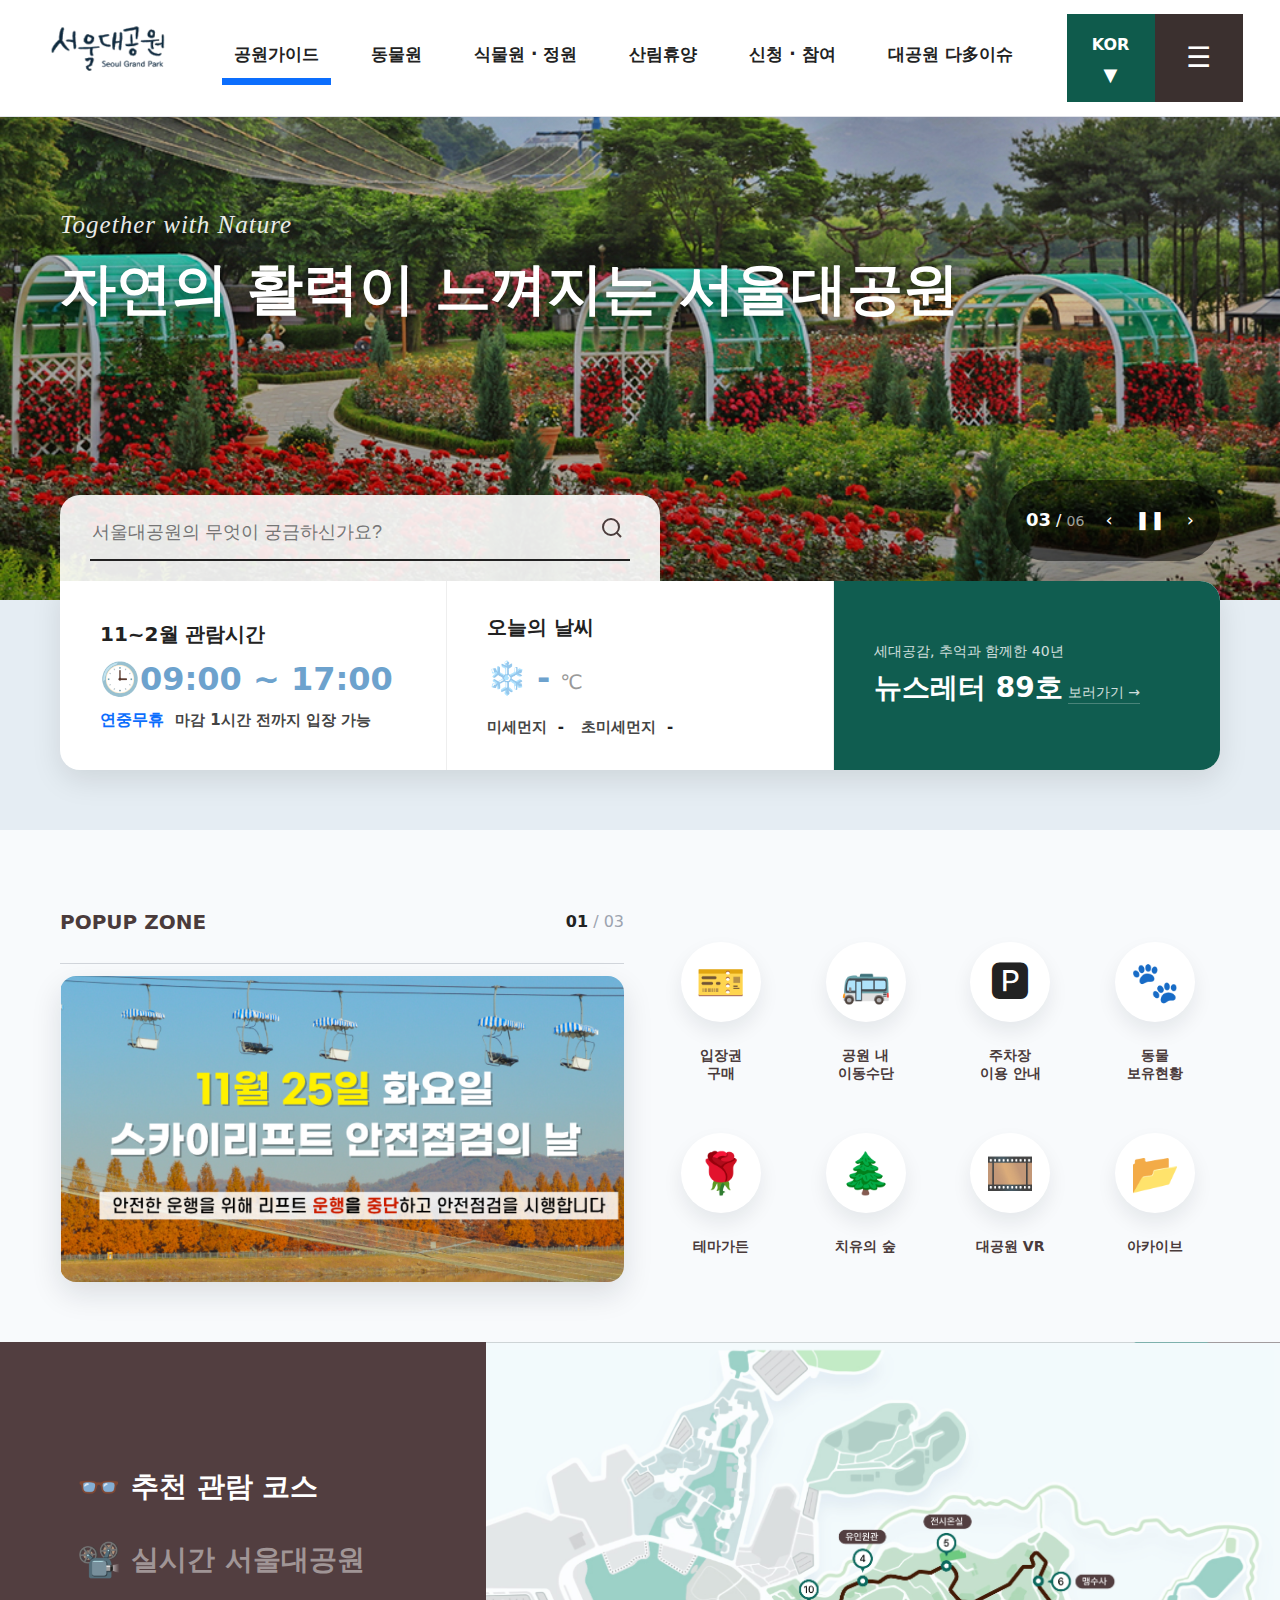
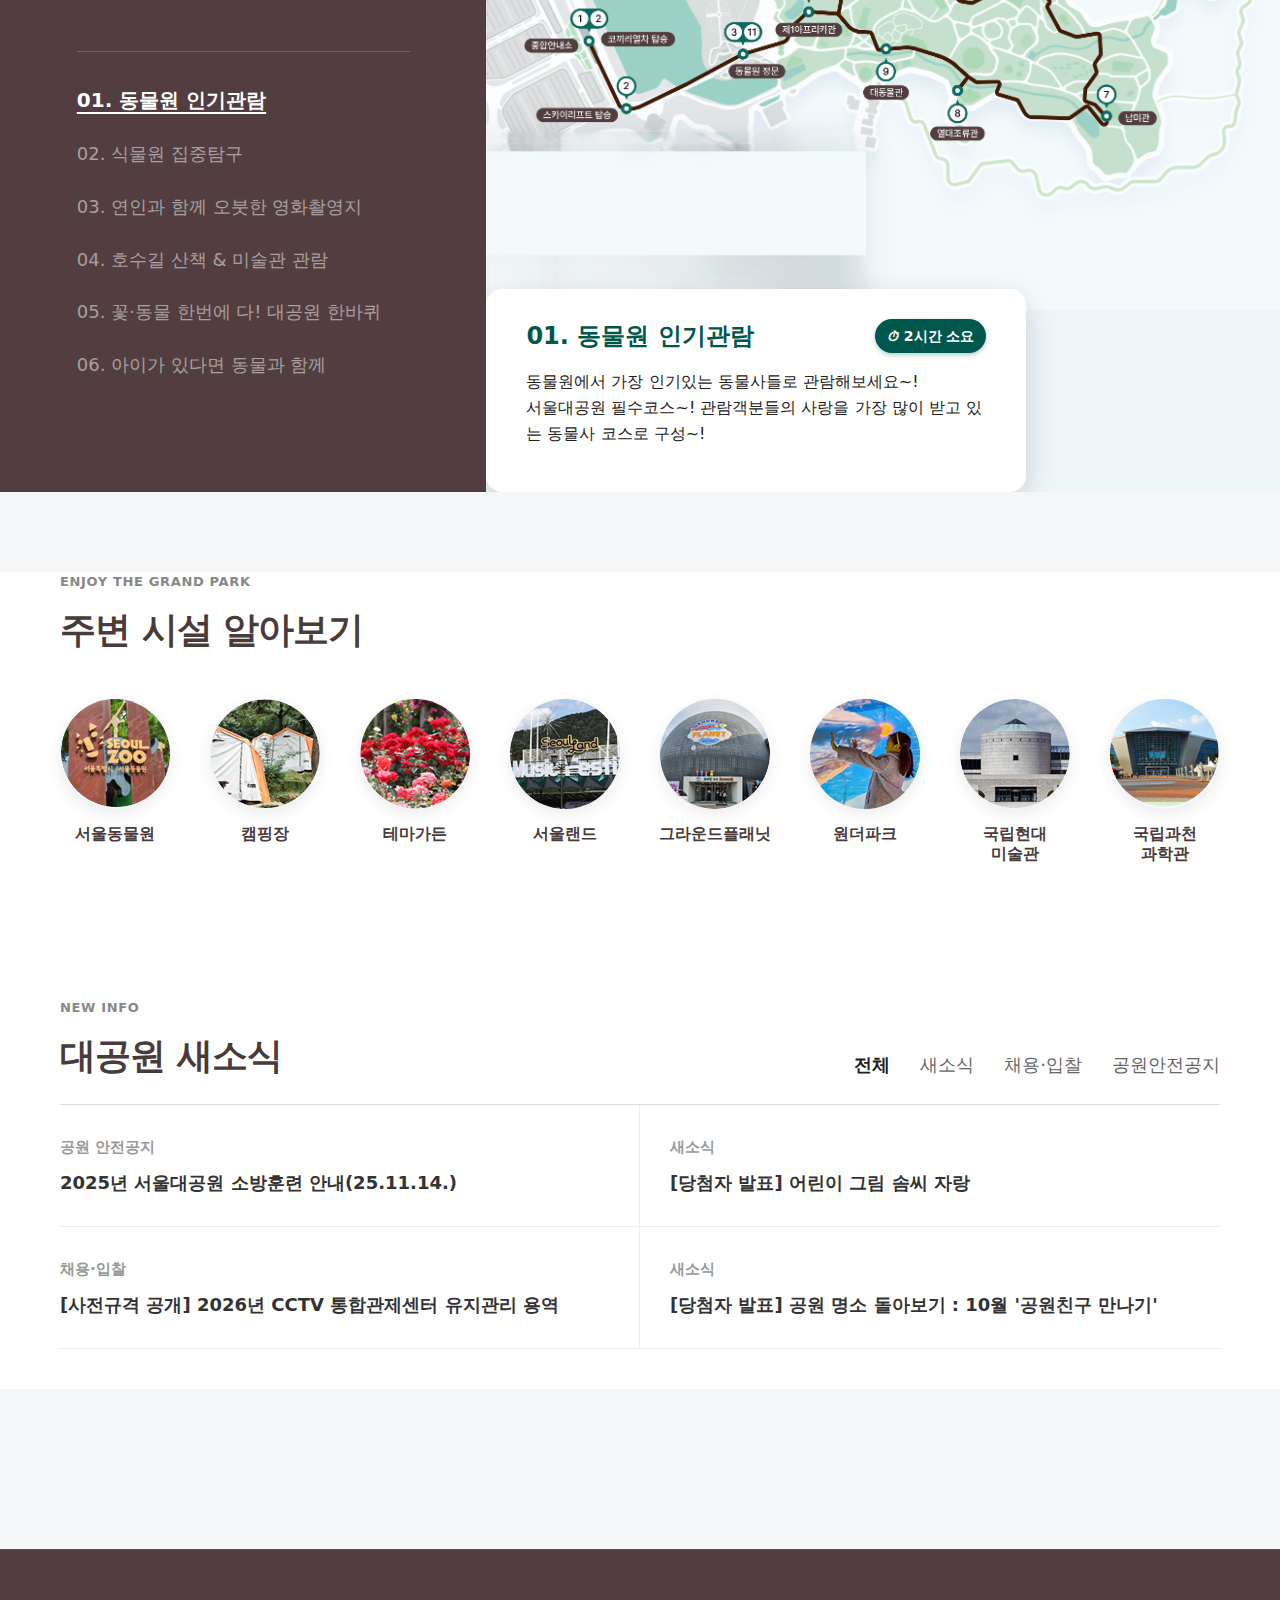
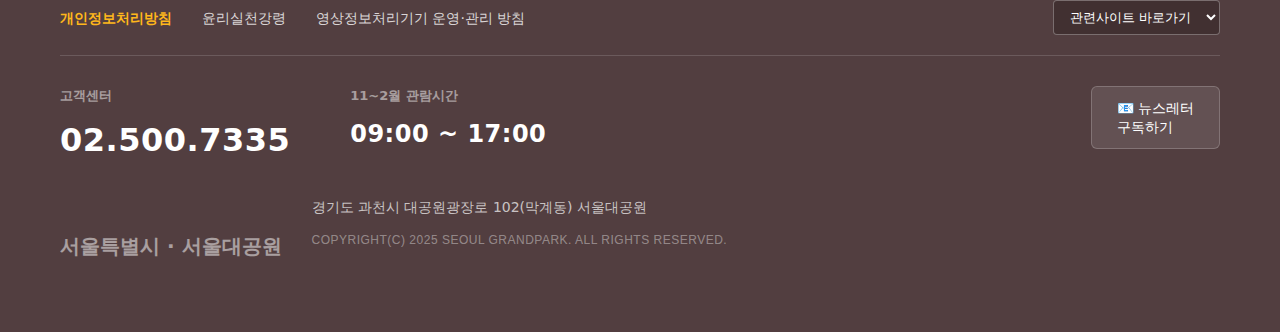
<file: index.html>
<!DOCTYPE html>
<html lang="ko">
<head>
  <meta charset="UTF-8" />
  <title>Seoul Grand Park UX Renewal – 메인</title>
  <meta name="viewport" content="width=device-width, initial-scale=1.0" />
  <!-- 공통 스타일 -->
  <link rel="stylesheet" href="style.css" />
</head>

<body class="page-main">
  <div class="wrapper">

    <!-- HEADER (components/header.html이 JS로 삽입) -->
    <div id="site-header"></div>

    <!-- MAIN CONTENT -->
    <main id="main" class="site-main">

      <!-- ================= Hero Section ================= -->
      <section class="hero-section">
        
        <div class="visualSlideArea">
            <div class="visualImage">
                <img src="assets/images/main/Seoul Grand Park.png" alt="서울대공원 호수 전경">
            </div>
            
            <div class="visualText">
                <p class="smallTxt">Together with Nature</p>
                <p class="bigTxt">자연의 활력이 느껴지는 <span>서울대공원</span></p>
            </div>
        </div>
        
        <div class="container hero-inner">
          
          <div class="infoTopLine">
            <div class="searchBox">
               <form onsubmit="return false;"> 
                  <div class="searchTxt">
                      <input type="text" placeholder="서울대공원의 무엇이 궁금하신가요?">
                      <button type="button">
                        <svg viewBox="0 0 24 24" width="24" height="24" fill="none" stroke="#4a3b3b" stroke-width="2">
                            <circle cx="11" cy="11" r="8"></circle>
                            <line x1="21" y1="21" x2="16.65" y2="16.65"></line>
                        </svg>
                    </button>
                  </div>
               </form>
            </div>
            
            <div class="visualControl">
                <p class="number"><strong>03</strong> / <span>06</span></p>
                <div class="arrow">
                  <button type="button" class="btnPrev">‹</button>
                  <button type="button" class="btnPlayStop">❚❚</button>
                  <button type="button" class="btnNext">›</button>
                </div>
            </div>
          </div>

          <div class="parkInfo">
            <div class="visit rowLine">
                <a href="#">
                    <strong>11~2월 관람시간</strong>
                    <span class="time"><i class="timeIcon">🕒</i>09:00 ~ 17:00</span>
                    <span class="holiday">
                      <b>연중무휴</b>
                      <i>마감 1시간 전까지 입장 가능</i>
                    </span>
                </a>
            </div>
            <div class="weather rowLine">
                <a href="#">
                    <strong>오늘의 날씨</strong>
                    <span class="weatherTemp">
                      <i class="weatherIcon">❄️</i>
                      <b class="txt temp">-</b>
                      <i class="txt unit">℃</i>
                    </span>
                    <span class="weatherTxt">
                      <span class="dustLine"><i>미세먼지</i> <b class="dust">-</b></span>
                      <span class="udustLine"><i>초미세먼지</i> <b class="udust">-</b></span>
                    </span>
                </a>
            </div>
            <div class="newsletter">
                <a href="#">
                    <span class="txt">세대공감, 추억과 함께한 40년</span>
                    <strong>뉴스레터 89호</strong>
                    <span class="go">보러가기 →</span>
                </a>
            </div>
          </div>

        </div>
      </section>

      <!-- ================= Quick Links Section ================= -->
      <section class="quicklinks-section">
        <div class="container quicklinks-inner">
          <!-- 좌측: 팝업 존 -->
          <div class="popup-zone">
            <div class="popup-zone-header">
              <h2>POPUP ZONE</h2>
              <div class="popup-zone-page">
                <span class="strong">01</span>
                <span class="dim">/ 03</span>
              </div>
            </div>
            <div class="popup-zone-body">
              <div class="popup-image">
                <img src="assets/images/main/popup_lift.png" alt="스카이리프트 안전점검 안내" />
              </div>
            </div>
          </div>

          <!-- 우측: 아이콘 링크 8개 -->
          <div class="quicklinks-grid">
            <a href="#" class="quicklink-item">
              <div class="quicklink-icon">🎫</div>
              <p class="quicklink-text">입장권<br />구매</p>
            </a>
            <a href="#" class="quicklink-item">
              <div class="quicklink-icon">🚌</div>
              <p class="quicklink-text">공원 내<br />이동수단</p>
            </a>
            <a href="#" class="quicklink-item">
              <div class="quicklink-icon">🅿</div>
              <p class="quicklink-text">주차장<br />이용 안내</p>
            </a>
            <a href="animals.html" class="quicklink-item">
              <div class="quicklink-icon">🐾</div>
              <p class="quicklink-text">동물<br />보유현황</p>
            </a>
            <a href="#" class="quicklink-item">
              <div class="quicklink-icon">🌹</div>
              <p class="quicklink-text">테마가든</p>
            </a>
            <a href="#" class="quicklink-item">
              <div class="quicklink-icon">🌲</div>
              <p class="quicklink-text">치유의 숲</p>
            </a>
            <a href="#" class="quicklink-item">
              <div class="quicklink-icon">🎞️</div>
              <p class="quicklink-text">대공원 VR</p>
            </a>
            <a href="#" class="quicklink-item">
              <div class="quicklink-icon">📂</div>
              <p class="quicklink-text">아카이브</p>
            </a>
          </div>
        </div>
      </section>

      <!-- ================= Tour Course Section ================= -->
      <section class="tour-section">

        <div class="tour-layout">
          
          <div class="tour-sidebar">
            <div class="tour-header">
              <h2 class="tour-title-main">
                <span class="icon-pin">👓</span> 추천 관람 코스
              </h2>
              <h3 class="tour-title-sub">
                <span class="icon-cam">📽️</span> 실시간 서울대공원
              </h3>
            </div>
            <ul class="tour-course-list">
              <li class="tour-course-item is-active" data-course="1">01. 동물원 인기관람</li>
              <li class="tour-course-item" data-course="2">02. 식물원 집중탐구</li>
              <li class="tour-course-item" data-course="3">03. 연인과 함께 오붓한 영화촬영지</li>
              <li class="tour-course-item" data-course="4">04. 호수길 산책 &amp; 미술관 관람</li>
              <li class="tour-course-item" data-course="5">05. 꽃·동물 한번에 다! 대공원 한바퀴</li>
              <li class="tour-course-item" data-course="6">06. 아이가 있다면 동물과 함께</li>
            </ul>
          </div>
          <div class="tour-map-area">
            <div class="map-bg">
                <img src="assets/images/main/course_01.jpg" alt="동물원 인기관람 지도" class="map-image">
            </div>
            <div class="tour-info-card" id="tour-info-card">
              <div class="card-header-row">
                  <h4 class="info-title">01. 동물원 인기관람</h4>
                  <span class="info-time">
                      <i class="icon-time">⏱</i> <span>2시간 소요</span>
                  </span>
              </div>
              <p class="info-desc">
                동물원에서 가장 인기있는 동물사들로 관람해보세요~!<br>
                서울대공원 필수코스~! 관람객분들의 사랑을 가장 많이 받고 있는 동물사 코스로 구성~!
              </p>
            </div>
          </div>
        </div>

      </section>

      <!-- ================= News & Facilities Section ================= -->
      <section class="news-facilities-section">

        <div class="container">



          <div class="facilities-block">

            <div class="facilities-header">

              <p class="news-kicker">ENJOY THE GRAND PARK</p>

              <h2 class="news-title">주변 시설 알아보기</h2>

            </div>

            

            <div class="facilities-circle-list">

              <a href="#" class="fac-circle-item">

                <div class="fac-img">

                  <img src="assets/images/main/fac_zoo.jpg" alt="서울동물원">

                </div>

                <span class="fac-name">서울동물원</span>

              </a>

              

              <a href="#" class="fac-circle-item">

                <div class="fac-img">

                  <img src="assets/images/main/fac_camping.jpg" alt="캠핑장">

                </div>

                <span class="fac-name">캠핑장</span>

              </a>

              

              <a href="#" class="fac-circle-item">

                <div class="fac-img">

                  <img src="assets/images/main/fac_garden.jpg" alt="테마가든">

                </div>

                <span class="fac-name">테마가든</span>

              </a>

              

              <a href="#" class="fac-circle-item">

                <div class="fac-img">

                  <img src="assets/images/main/fac_land.jpg" alt="서울랜드">

                </div>

                <span class="fac-name">서울랜드</span>

              </a>

              

              <a href="#" class="fac-circle-item">

                <div class="fac-img">

                  <img src="assets/images/main/fac_planet.jpg" alt="그라운드플래닛">

                </div>

                <span class="fac-name">그라운드플래닛</span>

              </a>

              

              <a href="#" class="fac-circle-item">

                <div class="fac-img">

                  <img src="assets/images/main/fac_wonder.jpg" alt="원더파크">

                </div>

                <span class="fac-name">원더파크</span>

              </a>

              

              <a href="#" class="fac-circle-item">

                <div class="fac-img">

                  <img src="assets/images/main/fac_art.jpg" alt="국립현대미술관">

                </div>

                <span class="fac-name">국립현대<br>미술관</span>

              </a>

              

              <a href="#" class="fac-circle-item">

                <div class="fac-img">

                  <img src="assets/images/main/fac_science.jpg" alt="국립과천과학관">

                </div>

                <span class="fac-name">국립과천<br>과학관</span>

              </a>

            </div>

          </div>



          <div class="news-block">

            <div class="news-header">

              <div class="header-left">

                <p class="news-kicker">NEW INFO</p>

                <h2 class="news-title">대공원 새소식</h2>

              </div>

              <div class="news-tabs">

                <a href="#" class="news-tab is-active">전체</a>

                <a href="#" class="news-tab">새소식</a>

                <a href="#" class="news-tab">채용·입찰</a>

                <a href="#" class="news-tab">공원안전공지</a>

              </div>

            </div>

            <div class="news-list">

              <article class="news-item">

                <a href="#">

                  <span class="news-item-type">공원 안전공지</span>

                  <h3 class="news-item-title">2025년 서울대공원 소방훈련 안내(25.11.14.)</h3>

                </a>

              </article>

              <article class="news-item">

                <a href="#">

                  <span class="news-item-type">새소식</span>

                  <h3 class="news-item-title">[당첨자 발표] 어린이 그림 솜씨 자랑</h3>

                </a>

              </article>

              <article class="news-item">

                <a href="#">

                  <span class="news-item-type">채용·입찰</span>

                  <h3 class="news-item-title">[사전규격 공개] 2026년 CCTV 통합관제센터 유지관리 용역</h3>

                </a>

              </article>

              <article class="news-item">

                <a href="#">

                  <span class="news-item-type">새소식</span>

                  <h3 class="news-item-title">[당첨자 발표] 공원 명소 돌아보기 : 10월 '공원친구 만나기'</h3>

                </a>
              </article>
            </div>
          </div>
        </div>

      </section>
    </main>

    <!-- FOOTER (components/footer.html이 JS로 삽입) -->
    <div id="site-footer"></div>

  </div>

  <!-- 공통 스크립트 -->
  <script src="main.js"></script>
  <script src="guide-subnav.js" defer></script>
</body>
</html>
</file>
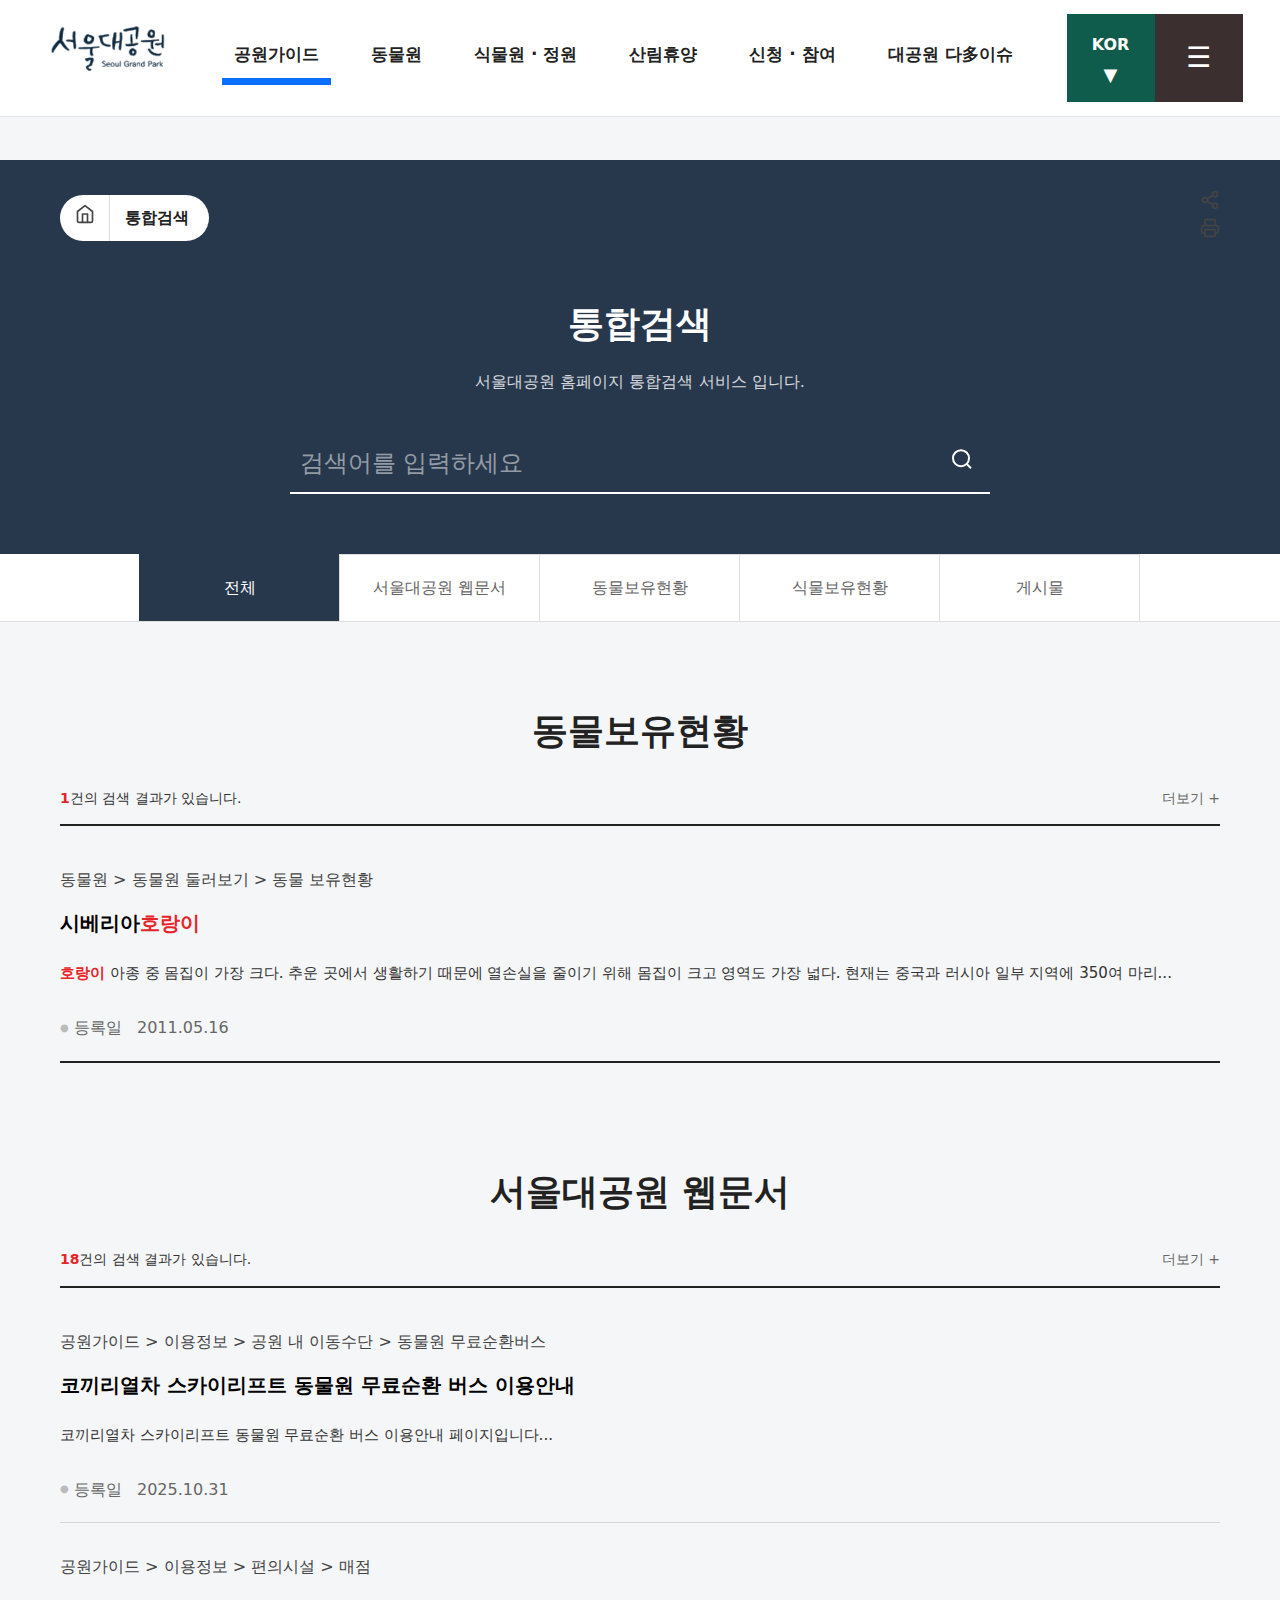
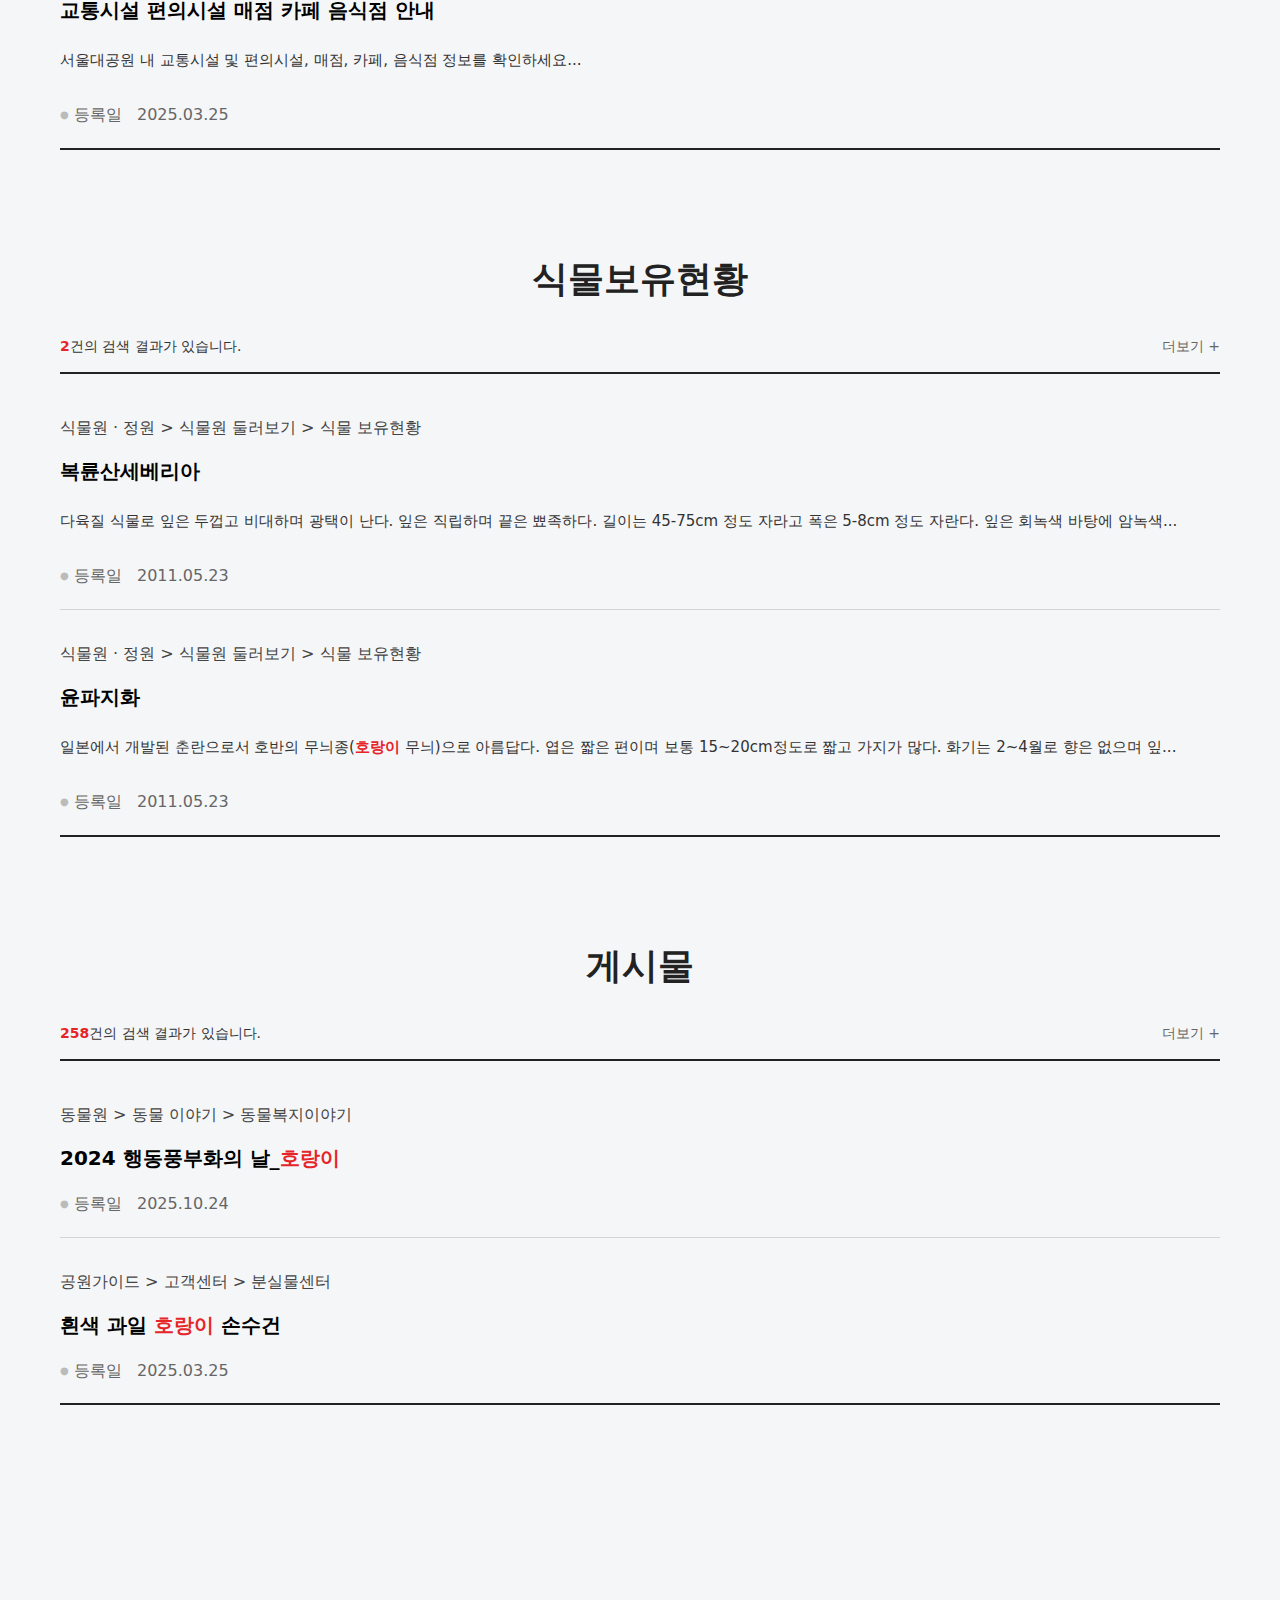
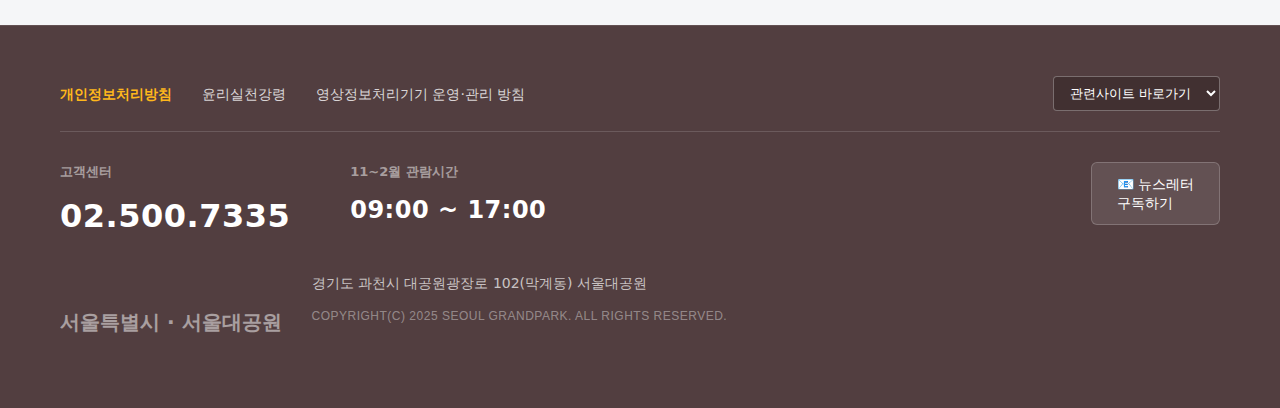
<file: search.html>
<!DOCTYPE html>
<html lang="ko">
<head>
  <meta charset="UTF-8" />
  <meta name="viewport" content="width=device-width, initial-scale=1.0" />
  <title>서울대공원 - 통합검색 결과</title>
  <link rel="stylesheet" href="style.css" />
  <style>
    /* 검색 페이지 전용 간단 스타일 */
    .search-header {
      background-color: #f8f9fa;
      padding: 40px 0;
      text-align: center;
      margin-bottom: 40px;
    }
    .search-keyword {
      color: #0c6efd;
      font-weight: 800;
    }
    .result-section {
      margin-bottom: 60px;
    }
    .result-count {
      font-size: 18px;
      font-weight: 700;
      margin-bottom: 20px;
      border-bottom: 2px solid #222;
      padding-bottom: 15px;
    }
    .no-result {
      padding: 60px 0;
      text-align: center;
      color: #666;
      border-bottom: 1px solid #eee;
    }
    /* 섹션 간 간격 추가 */
    .result-group {
        margin-bottom: 80px;
    }
  </style>
</head>

<body class="page-sub">
  <div class="wrapper">
    
    <div id="site-header"></div>

    <main id="main" class="site-main">

        <section class="total-search-header">
          
          <div class="search-header-nav"> 
              <div class="container">
                <ul class="location-group">
                  <li class="home">
                    <a href="index.html" aria-label="메인으로">
                      <svg width="20" height="20" viewBox="0 0 24 24" fill="none" stroke="#444" stroke-width="2" stroke-linecap="round" stroke-linejoin="round"><path d="M3 9l9-7 9 7v11a2 2 0 0 1-2 2H5a2 2 0 0 1-2-2z"></path><polyline points="9 22 9 12 15 12 15 22"></polyline></svg>
                    </a>
                  </li>
                  <li class="depth-text">
                    <span>통합검색</span>
                  </li>
                </ul>
            
                <ul class="util-group">
                  <li class="share">
                    <a href="#" aria-label="SNS 공유">
                      <svg width="20" height="20" viewBox="0 0 24 24" fill="none" stroke="#444" stroke-width="2" stroke-linecap="round" stroke-linejoin="round"><circle cx="18" cy="5" r="3"></circle><circle cx="6" cy="12" r="3"></circle><circle cx="18" cy="19" r="3"></circle><line x1="8.59" y1="13.51" x2="15.42" y2="17.49"></line><line x1="15.41" y1="6.51" x2="8.59" y2="10.49"></line></svg>
                    </a>
                  </li>
                  <li class="print">
                    <a href="#" aria-label="인쇄">
                      <svg width="20" height="20" viewBox="0 0 24 24" fill="none" stroke="#444" stroke-width="2" stroke-linecap="round" stroke-linejoin="round"><polyline points="6 9 6 2 18 2 18 9"></polyline><path d="M6 18H4a2 2 0 0 1-2-2v-5a2 2 0 0 1 2-2h16a2 2 0 0 1 2 2v5a2 2 0 0 1-2 2h-2"></path><rect x="6" y="14" width="12" height="8"></rect></svg>
                    </a>
                  </li>
                </ul>
              </div>
          </div>
      
          <div class="container">
            <h2 class="ts-title">통합검색</h2>
            <p class="ts-desc">서울대공원 홈페이지 통합검색 서비스 입니다.</p>
      
            <div class="ts-search-box">
              <form onsubmit="return false;"> 
                  <input type="text" id="total-search-input" placeholder="검색어를 입력하세요">
                  <button type="button" id="total-search-btn" aria-label="검색">
                      <svg viewBox="0 0 24 24" width="24" height="24" fill="none" stroke="#fff" stroke-width="2"><circle cx="11" cy="11" r="8"></circle><line x1="21" y1="21" x2="16.65" y2="16.65"></line></svg>
                  </button>
              </form>
            </div>
          </div>
      
          <div class="ts-tabs-wrap">
              <div class="container">
                <ul class="ts-tabs">
                  <li class="is-active"><a href="javascript:void(0)">전체</a></li>
                  <li><a href="javascript:void(0)">서울대공원 웹문서</a></li>
                  <li><a href="javascript:void(0)">동물보유현황</a></li>
                  <li><a href="javascript:void(0)">식물보유현황</a></li>
                  <li><a href="javascript:void(0)">게시물</a></li>
              </ul>
              </div>
          </div>
        </section>
      
        <div class="container total-search-result">

          <section class="result-group">

  <div class="group-head">

    <h3>동물보유현황</h3>

    <span class="result-summary"><span class="num">1</span>건의 검색 결과가 있습니다.</span>

    <a href="#" class="btn-more">더보기 +</a>

  </div>



  <div class="animals-result-list">

    <div class="search-result-item">

        <p class="result-link">

            <a href="#" target="_blank" title="새창으로">

                동물원 &gt; 동물원 둘러보기 &gt; 동물 보유현황

                <i class="icon-new-window" aria-hidden="true"></i>

            </a>

        </p>

        

        <a href="#" class="result-title">

            시베리아<span class="keyword-highlight">호랑이</span>

        </a>

        

        <p class="result-desc">

            <span class="keyword-highlight">호랑이</span> 아종 중 몸집이 가장 크다. 추운 곳에서 생활하기 때문에 열손실을 줄이기 위해 몸집이 크고 영역도 가장 넓다. 현재는 중국과 러시아 일부 지역에 350여 마리...

        </p>

        

        <ul class="result-meta">

            <li>등록일 &nbsp; 2011.05.16</li>

        </ul>

    </div>

  </div>

</section>

<section class="result-group">

  <div class="group-head">
    <h3>서울대공원 웹문서</h3>
    <span class="result-summary"><span class="num">18</span>건의 검색 결과가 있습니다.</span>
    <a href="#" class="btn-more">더보기 +</a>
  </div>
  <div class="animals-result-list"> 
      <div class="search-result-item">
          <p class="result-link">
              <a href="#" target="_blank" title="새창으로">
                  공원가이드 &gt; 이용정보 &gt; 공원 내 이동수단 &gt; 동물원 무료순환버스
                  <i class="icon-new-window" aria-hidden="true"></i>
              </a>
          </p>
          <a href="#" class="result-title">
              코끼리열차 스카이리프트 동물원 무료순환 버스 이용안내
          </a>
          <p class="result-contents">
              코끼리열차 스카이리프트 동물원 무료순환 버스 이용안내 페이지입니다...
          </p>
          <ul class="result-meta">
              <li>등록일 &nbsp; 2025.10.31</li>
          </ul>
      </div>
      <div class="search-result-item">
          <p class="result-link">
              <a href="#" target="_blank" title="새창으로">
                  공원가이드 &gt; 이용정보 &gt; 편의시설 &gt; 매점
                  <i class="icon-new-window" aria-hidden="true"></i>
              </a>
          </p>
          <a href="#" class="result-title">
              교통시설 편의시설 매점 카페 음식점 안내
          </a>
          <p class="result-contents">
              서울대공원 내 교통시설 및 편의시설, 매점, 카페, 음식점 정보를 확인하세요...
          </p>
          <ul class="result-meta">
              <li>등록일 &nbsp; 2025.03.25</li>
          </ul>
      </div>
  </div>
</section>

<section class="result-group">

  <div class="group-head">
    <h3>식물보유현황</h3>
    <span class="result-summary"><span class="num">2</span>건의 검색 결과가 있습니다.</span>
    <a href="#" class="btn-more">더보기 +</a>
  </div>
  <div class="animals-result-list">
      
      <div class="search-result-item">
          <p class="result-link">
              <a href="#" target="_blank" title="새창으로">
                  식물원 · 정원 &gt; 식물원 둘러보기 &gt; 식물 보유현황
                  <i class="icon-new-window" aria-hidden="true"></i>
              </a>
          </p>
          <a href="#" class="result-title">
              복륜산세베리아
          </a>
          <p class="result-desc">
              다육질 식물로 잎은 두껍고 비대하며 광택이 난다. 잎은 직립하며 끝은 뾰족하다. 길이는 45-75cm 정도 자라고 폭은 5-8cm 정도 자란다. 잎은 회녹색 바탕에 암녹색...
          </p>
          <ul class="result-meta">
              <li>등록일 &nbsp; 2011.05.23</li>
          </ul>
      </div>
      <div class="search-result-item">
          <p class="result-link">
              <a href="#" target="_blank" title="새창으로">
                  식물원 · 정원 &gt; 식물원 둘러보기 &gt; 식물 보유현황
                  <i class="icon-new-window" aria-hidden="true"></i>
              </a>
          </p>
          <a href="#" class="result-title">
              윤파지화
          </a>
          <p class="result-desc">
              일본에서 개발된 춘란으로서 호반의 무늬종(<span class="keyword-highlight">호랑이</span> 무늬)으로 아름답다. 엽은 짧은 편이며 보통 15~20cm정도로 짧고 가지가 많다. 화기는 2~4월로 향은 없으며 잎...
          </p>
          <ul class="result-meta">
              <li>등록일 &nbsp; 2011.05.23</li>
          </ul>
      </div>
  </div>
</section>

<section class="result-group">

  <div class="group-head">
      <h3>게시물</h3>
      <span class="result-summary"><span class="num">258</span>건의 검색 결과가 있습니다.</span>
      <a href="#" class="btn-more">더보기 +</a>
  </div>
  
  <div class="animals-result-list">
      <div class="search-result-item">
          <p class="result-link">
              <a href="#" target="_blank" title="새창으로">
                  동물원 &gt; 동물 이야기 &gt; 동물복지이야기
                  <i class="icon-new-window" aria-hidden="true"></i>
              </a>
          </p>
          <a href="#" class="result-title">
              2024 행동풍부화의 날_<span class="keyword-highlight">호랑이</span>
          </a>
          <ul class="result-meta">
              <li>등록일 &nbsp; 2025.10.24</li>
          </ul>
      </div>
      <div class="search-result-item">
          <p class="result-link">
              <a href="#" target="_blank" title="새창으로">
                  공원가이드 &gt; 고객센터 &gt; 분실물센터
                  <i class="icon-new-window" aria-hidden="true"></i>
              </a>
          </p>
          <a href="#" class="result-title">
              흰색 과일 <span class="keyword-highlight">호랑이</span> 손수건
          </a>
          <ul class="result-meta">
              <li>등록일 &nbsp; 2025.03.25</li>
          </ul>
      </div>
  </div>
</section>
      
        </div> 
      </main>

    <div id="site-footer"></div>
    <script src="main.js"></script> 
    
  </div> 
</body>
</html>
</file>
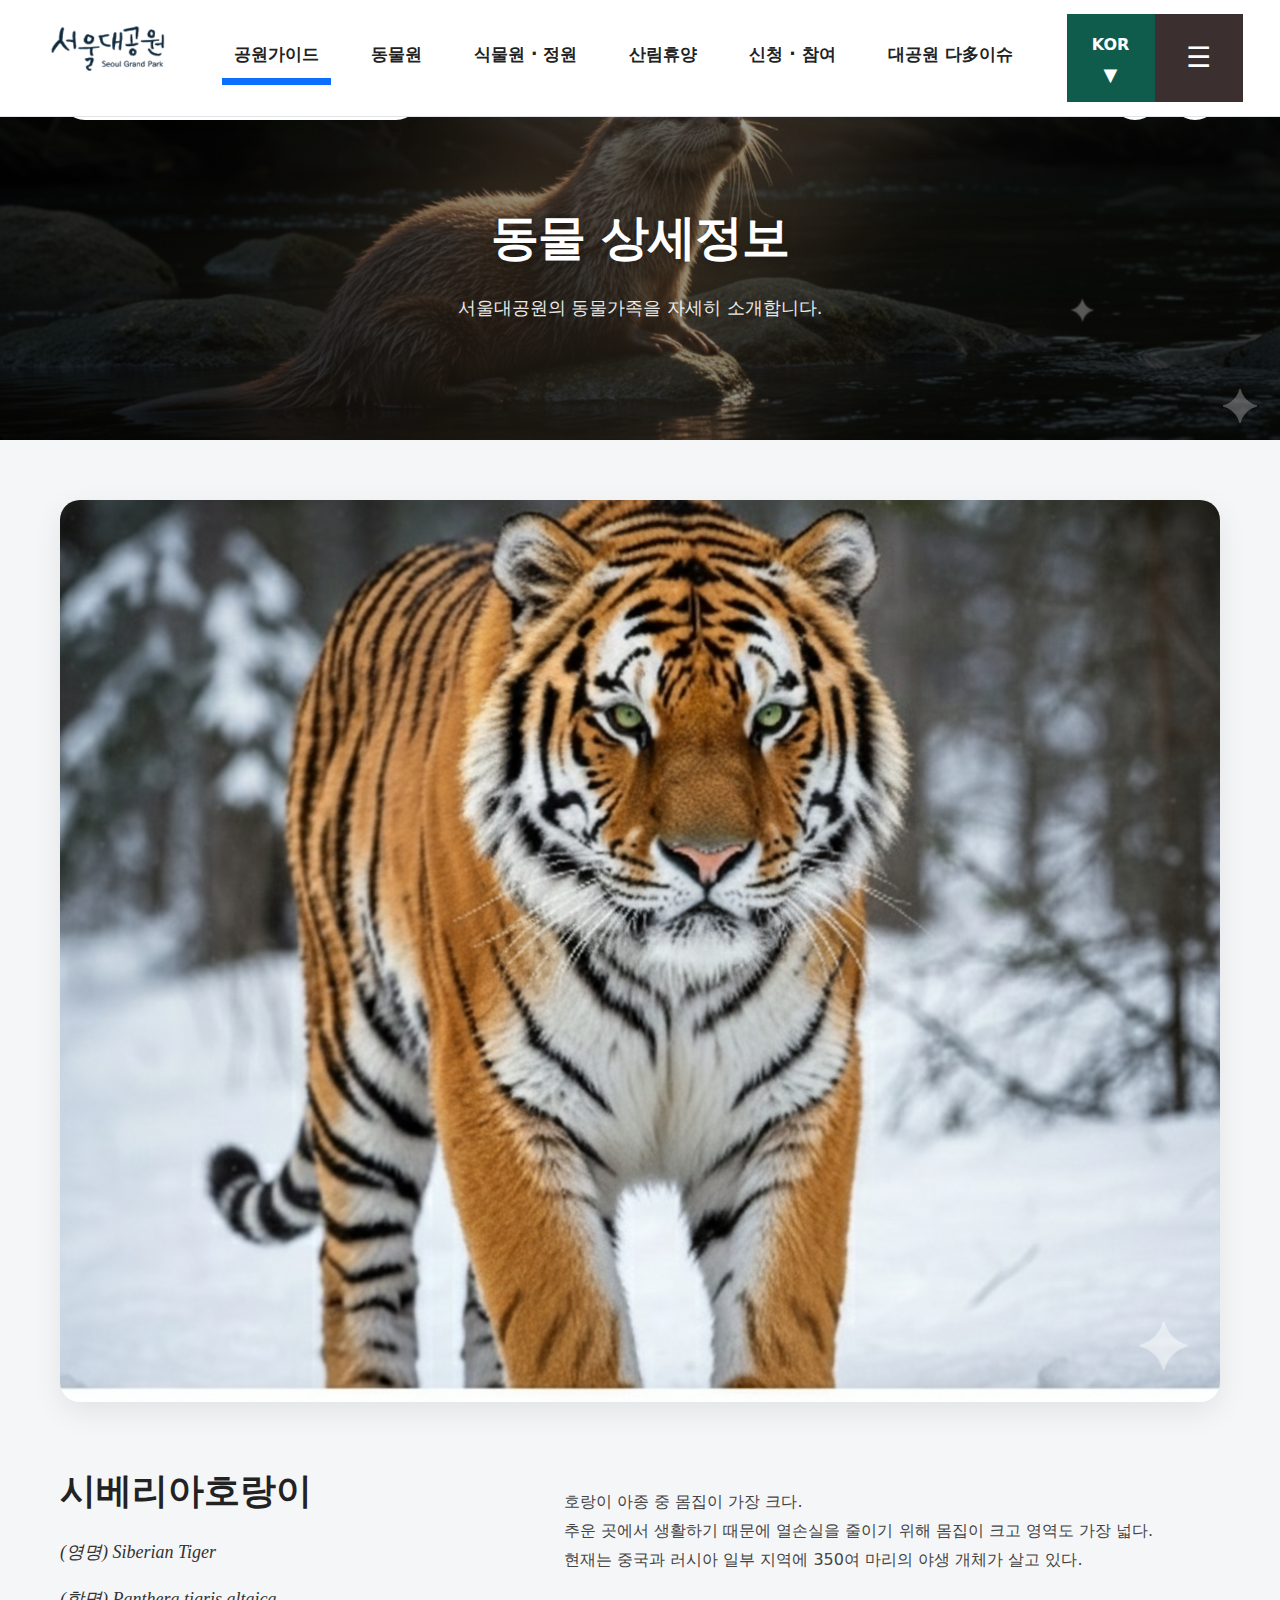
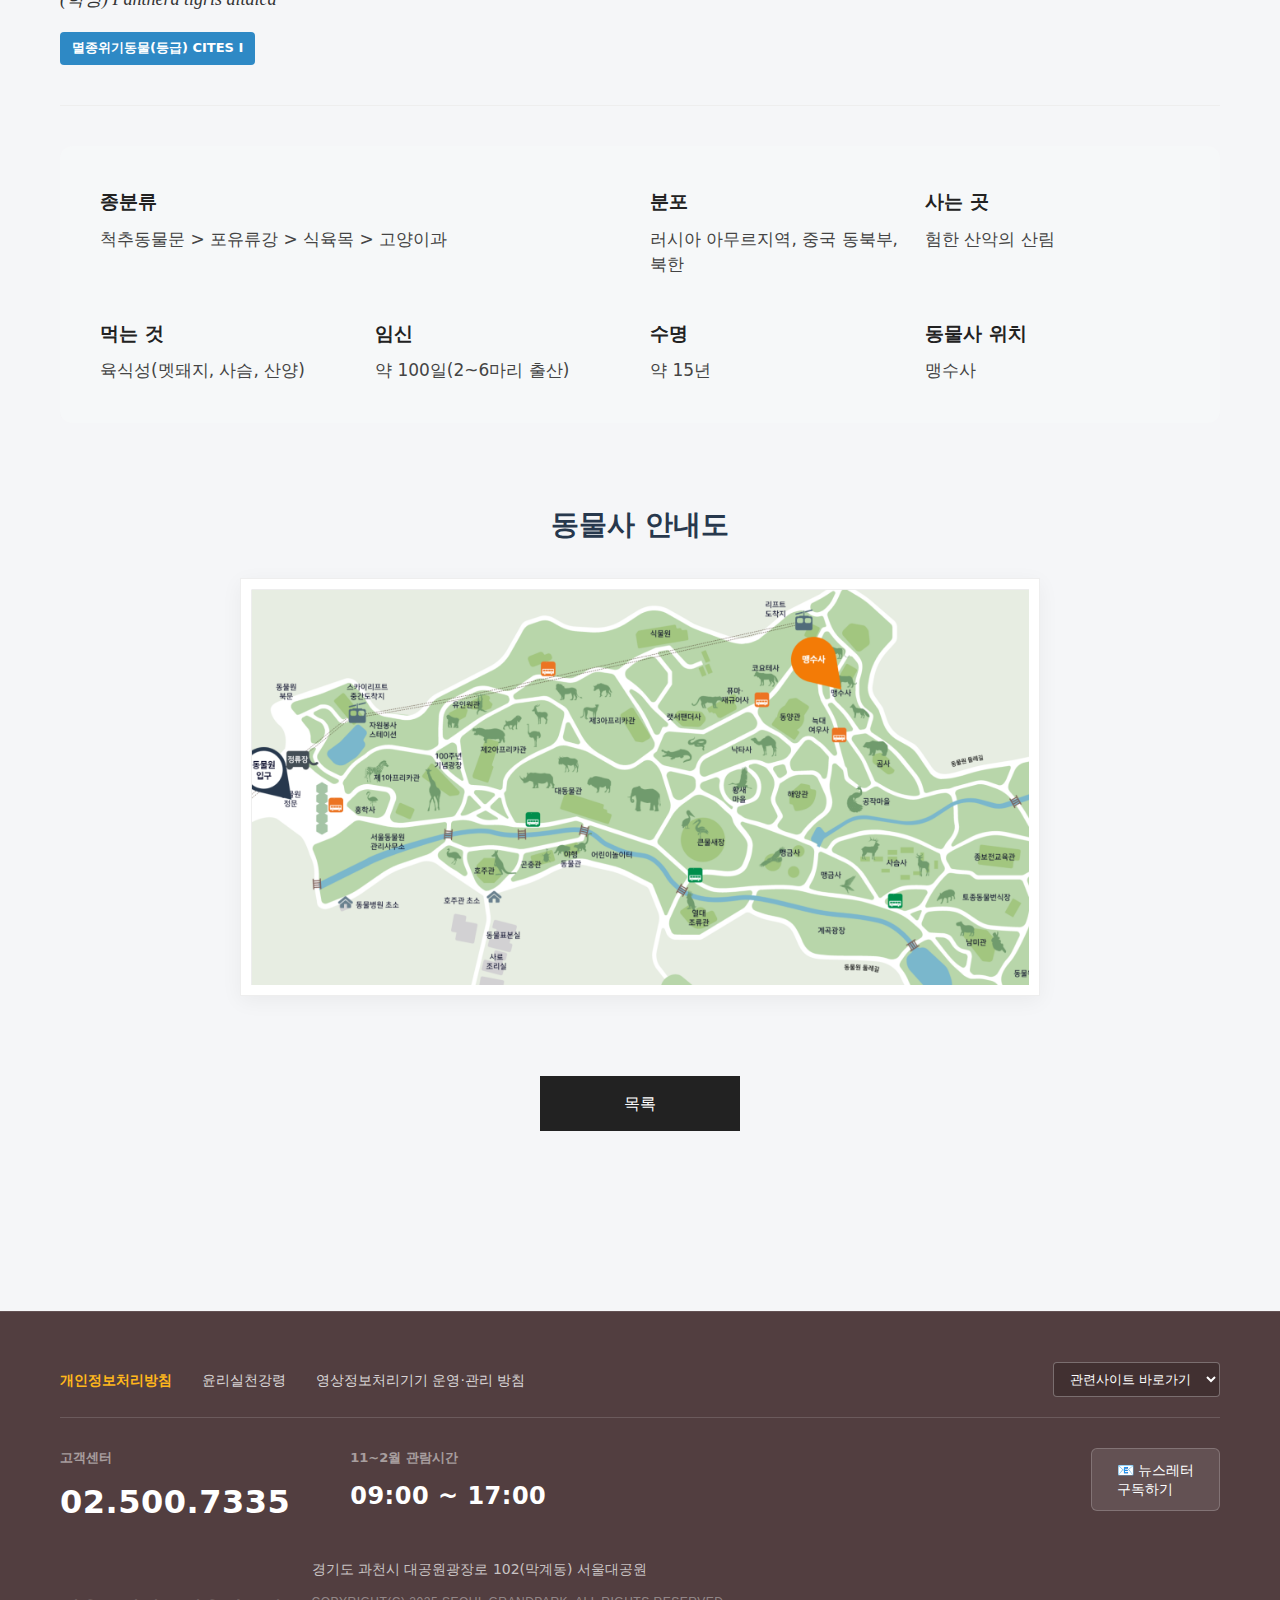
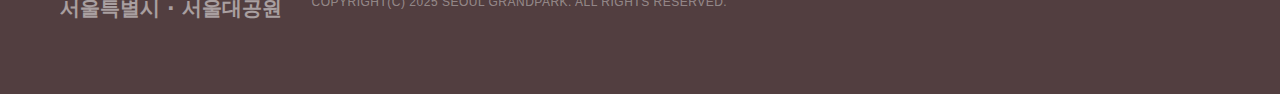
<file: tiger-details.html>
<!DOCTYPE html>
<html lang="ko">
<head>
  <meta charset="UTF-8" />
  <title>서울대공원 - 시베리아호랑이 상세</title>
  <meta name="viewport" content="width=device-width, initial-scale=1.0" />
  <link rel="stylesheet" href="style.css" />
</head>
<body class="page-animal-detail">
  <div class="wrapper">

    <div id="site-header"></div>

    <main id="main" class="site-main">

      <section class="sub-visual-banner">
        <div class="bg-img">
            <img src="assets/images/animals/visual_otter.png" alt="동물원 배경" />
        </div>

        <div class="container visual-top-bar">
            <div class="breadcrumb-pill">
                <a href="index.html" class="home-btn" title="메인으로">
                    <svg viewBox="0 0 24 24" width="18" height="18" fill="none" stroke="currentColor" stroke-width="2">
                        <path d="M3 9l9-7 9 7v11a2 2 0 0 1-2 2H5a2 2 0 0 1-2-2z"></path><polyline points="9 22 9 12 15 12 15 22"></polyline>
                    </svg>
                </a>
                <ul class="crumb-list">
                    <li><a href="#">동물원</a></li>
                    <li><a href="animals.html">동물 보유현황</a></li>
                    <li class="current">시베리아호랑이</li>
                </ul>
            </div>

            <div class="visual-utils">
                <button type="button" class="btn-circle-white" title="공유하기">
                    <svg viewBox="0 0 24 24" width="20" height="20" fill="none" stroke="currentColor" stroke-width="2">
                        <circle cx="18" cy="5" r="3"></circle>
                        <circle cx="6" cy="12" r="3"></circle>
                        <circle cx="18" cy="19" r="3"></circle>
                        <line x1="8.59" y1="13.51" x2="15.42" y2="17.49"></line>
                        <line x1="15.41" y1="6.51" x2="8.59" y2="10.49"></line>
                    </svg>
                </button>
                <button type="button" class="btn-circle-white" title="인쇄하기" onclick="window.print()">
                    <svg viewBox="0 0 24 24" width="20" height="20" fill="none" stroke="currentColor" stroke-width="2">
                        <polyline points="6 9 6 2 18 2 18 9"></polyline>
                        <path d="M6 18H4a2 2 0 0 1-2-2v-5a2 2 0 0 1 2-2h16a2 2 0 0 1 2 2v5a2 2 0 0 1-2 2h-2"></path>
                        <rect x="6" y="14" width="12" height="8"></rect>
                    </svg>
                </button>
            </div>
        </div>

        <div class="visual-text-wrap">
            <h2 class="sub-title">동물 상세정보</h2>
            <p class="sub-desc">서울대공원의 동물가족을 자세히 소개합니다.</p>
        </div>
      </section>

      <div class="container section-detail-content">

        <div class="detail-big-photo">
            <img src="assets/images/animals/animal_01.jpg" alt="시베리아호랑이 전신 사진">
        </div>

        <div class="detail-info-wrap">
            <div class="detail-header-row">
                <div class="dt-title-area">
                    <h3 class="dt-ko-name">시베리아호랑이</h3>
                    <p class="dt-en-name">(영명) Siberian Tiger</p>
                    <p class="dt-sc-name">(학명) Panthera tigris altaica</p>
                    <span class="cites-tag">멸종위기동물(등급) CITES Ⅰ</span>
                </div>
                <div class="dt-desc-area">
                    <p>
                        호랑이 아종 중 몸집이 가장 크다.<br>
                        추운 곳에서 생활하기 때문에 열손실을 줄이기 위해 몸집이 크고 영역도 가장 넓다.<br>
                        현재는 중국과 러시아 일부 지역에 350여 마리의 야생 개체가 살고 있다.
                    </p>
                </div>
            </div>

            <div class="detail-spec-grid">
                <div class="spec-item">
                    <span class="spec-label">종분류</span>
                    <span class="spec-val">척추동물문 > 포유류강 > 식육목 > 고양이과</span>
                </div>
                <div class="spec-item">
                    <span class="spec-label">분포</span>
                    <span class="spec-val">러시아 아무르지역, 중국 동북부, 북한</span>
                </div>
                <div class="spec-item">
                    <span class="spec-label">사는 곳</span>
                    <span class="spec-val">험한 산악의 산림</span>
                </div>
                <div class="spec-item">
                    <span class="spec-label">먹는 것</span>
                    <span class="spec-val">육식성(멧돼지, 사슴, 산양)</span>
                </div>
                <div class="spec-item">
                    <span class="spec-label">임신</span>
                    <span class="spec-val">약 100일(2~6마리 출산)</span>
                </div>
                <div class="spec-item">
                    <span class="spec-label">수명</span>
                    <span class="spec-val">약 15년</span>
                </div>
                <div class="spec-item">
                    <span class="spec-label">동물사 위치</span>
                    <span class="spec-val">맹수사</span>
                </div>
            </div>
        </div>

        <div class="detail-map-wrap">
            <h4 class="dt-sec-title">동물사 안내도</h4>
            <div class="map-img-box">
                <img src="assets/images/animals/wild_beast_map.jpg" alt="맹수사 안내 지도">
            </div>
        </div>

        <div class="detail-btn-row">
            <div class="col-12">
                <a class="button largefixed black" href="animals.html">목록</a>
            </div>
        </div>

      </div>

    </main>

    <div id="site-footer"></div>

  </div>
  <script src="main.js"></script>
</body>
</html>
</file>
<file: style.css>
/* =========================================
0. Reset & Base Typography (공통 기본 설정)
브라우저 기본 리셋
body, html, 폰트, 링크, 리스트, 버튼 등
========================================= */
*,
*::before,
*::after {
  box-sizing: border-box; /* ★ 필수: 박스 모델 통일 */
}

html,
body {
  margin: 0;
  padding: 0;
}

body {
  /* ★ 필수: 기본 폰트 설정 */
  font-family: "Pretendard", system-ui, -apple-system, BlinkMacSystemFont,
    "Segoe UI", sans-serif;
  font-size: 16px;
  line-height: 1.6;
  color: #222;
  background-color: #f5f6f8;
}

img {
  max-width: 100%;
  display: block;
}

a {
  color: inherit;
  text-decoration: none;
}

ul,
ol {
  margin: 0;
  padding: 0;
  list-style: none;
}

button {
  font: inherit;
  border: none;
  background: none;
  cursor: pointer;
}

/* 텍스트 라벨 */
.tab-label { font-size: 16px; font-weight: 600; }

.i-label {
    font-weight: 600;
    color: #666;
    margin-right: 12px;
    min-width: 60px;
  }

/* =========================================
1.Layout & Common Utilities (레이아웃/유틸 공통)
.wrapper, .container 등 공통 레이아웃
margin/padding 유틸, 텍스트 유틸 등
========================================= */
/* [1-1] 페이지 공통 프레임 및 래퍼 */

/* 메인 콘텐츠 영역 기본 여백 (main 태그) */
main {
  padding: 40px 0 80px; /* 상단 40px, 하단 80px 기본 여백 */
}

.page-sub main {
  padding-top: 160px; /* 140px ~ 160px 정도로 조절 */
}
/* [1-2] 공통 컨테이너 */

/* .container: 중앙 정렬 및 최대 너비 1200px */
.container {
  max-width: 1200px;
  margin: 0 auto;
  padding: 0 20px;
}

/* 본문 섹션 공통 */
.section {
    margin-bottom: 60px;
  }

.section-title {
    font-size: 42px;
    font-weight: 800;
    text-align: center;
    margin-bottom: 16px;
    color: #111;
    letter-spacing: -0.02em;
}

.section-desc {
    font-size: 16px;
    color: #666;
    text-align: center;
    margin-bottom: 50px;
    max-width: 600px;
    margin-left: auto;
    margin-right: auto;
    line-height: 1.6;
}

/* =========================================
   2. Header & GNB (헤더 및 네비게이션)
   ========================================= */

/* [Header Container] 헤더 전체 레이아웃 */
.header {
  position: fixed;               /* 추가: 상단 고정 */
  top: 0; left: 0; width: 100%;  /* 추가: 위치 잡기 */
  z-index: 100;                  /* 추가: 최상단 노출 */
  background-color:rgba(0, 0, 0, 0.5); /* 수정: 배경 투명 */
  border-bottom: 1px solid rgba(0, 0, 0, 0.1); /* 수정: 테두리 반투명 흰색 */
  transition: background-color 0.3s, border-bottom 0.3s; /* 추가: 부드러운 전환 */
}
  
.header-top {
  background-color: transparent;    /* 수정: 배경 투명 */
  color: rgba(255, 255, 255, 0.8);  /* 수정: 글씨 흰색 */
  border-bottom: 1px solid rgba(255, 255, 255, 0.1); /* 추가: 구분선 투명하게 */
  transition: all 0.3s;             /* 추가: 전환 효과 */
}
  
  .header-top .container {
    display: flex;
    justify-content: space-between;
    align-items: center;
  }
  
  .header-main {
    padding: 14px 0;
  }
  
  .header-main .container {
    display: flex;
    align-items: center;
    justify-content: space-between;
    gap: 40px;
    padding-right: 0;
    /*수정: 컨테이너 너비를 꽉 채워서 양쪽 끝으로 벌림 */
    max-width: 100%; /* 또는 1400px 이상 */
    padding: 0 40px; /* 좌우 여백 */
  }
  
  /* [Logo] 로고 영역 */
  .site-logo {
    display: flex;
    align-items: center;
    gap: 10px;
    font-size: 20px;
    font-weight: 700;
  }
  
  .site-logo img {
    width: 140px;
    height: auto;
    display: block;
    transition: filter 0.3s;          /* 추가: 전환 효과 */
  }
  
  /* [GNB / 1차 메뉴] 메인 네비게이션 */
  .main-nav {
    flex: 1;
    display: flex;
    justify-content: center;
  }
  
  .main-nav ul {
    display: flex;
    gap: 24px;
  }
  
  .main-nav a {
    display: block;
    font-size: 17px;
    font-weight: 700;
    color: #222;
    text-decoration: none;
    padding: 10px 12px;
    margin: 0 2px;
    border-bottom: 7px solid transparent; /* 마우스 올리기 전 투명 선 */
    transition: border-color 0.2s;
    white-space: nowrap;
    color: #fff;  /* 수정: 글씨 흰색 */
    transition: color 0.2s, border-bottom-color 0.2s; /* 추가 */
  }
  
  /* [States] GNB 활성/호버 상태 */
  .main-nav a:hover,
  .main-nav a:focus,
  .main-nav a.is-active {
    background-color: transparent;
    color: #222;
    border-bottom-color: #0c6efd; /* 활성화 시 파란색 라인 */
  }
  
  /* [Header Utils] 우측 버튼 (KOR, 전체메뉴) */
  .header-actions {
    display: flex;
    align-items: center;
    gap: 0;
    margin-left: auto;
  }
  
  .header-lang {
    width: 88px;
    height: 88px;
    padding: 0;
    background-color: #0f5b4c;
    color: #fff;
    font-size: 16px;
    font-weight: 700;
    display: flex;
    flex-direction: column;
    align-items: center;
    justify-content: center;
    border-radius: 0;
  }
  
  .header-lang-arrow {
    font-size: 18px;
    margin-left: 0;
    margin-top: 8px;
    line-height: 1;
  }
  
  .header-menu-button {
    width: 88px;
    height: 88px;
    border-radius: 0;
    background-color: #3b302f;
    color: #fff;
    font-size: 28px;
    display: flex;
    align-items: center;
    justify-content: center;
  }
  
  /* [Dropdown Container] 드롭다운 래퍼 및 애니메이션 */
  .gnb-dropdown-wrap {
    position: absolute;
    top: 100%;
    left: 0;
    right: 0;
    background-color: #ffffff;
    border-top: 1px solid #e2e4ea;
    border-bottom: 1px solid #e2e4ea;
    z-index: 49;
    
    /* 숨김 상태 초기값 */
    visibility: hidden;
    opacity: 0;
    max-height: 0;
    overflow: hidden;
    transition: opacity 0.3s ease-out, max-height 0.3s ease-out, visibility 0.3s;
  }
  
  /* 드롭다운 활성 상태 (Open) */
  .gnb-dropdown-wrap.is-active {
    visibility: visible;
    opacity: 1;
    max-height: 500px;
  }
  
  /* 내부 패딩 */
  .gnb-dropdown-inner #gnb-dropdown-content {
    padding: 40px 0 50px;
  }
  
  /* [Dropdown Layout] 드롭다운 내부 레이아웃 (파일 하단 강제 수정사항 반영) */
  #gnb-dropdown-content .guide-subnav-inner {
    display: flex !important;        /* 가로 배치 강제 적용 */
    justify-content: space-between;
    align-items: flex-start;
    width: 100%;
    gap: 60px;
  }
  
  /* [Dropdown Visual] 왼쪽: 제목 및 이미지 영역 */
  #gnb-dropdown-content .guide-subnav-inner > div:first-child {
    flex: 0 0 280px;                 /* 너비 고정 */
    border-right: 1px solid #e5e7eb;
    padding-right: 40px;
    min-height: 300px;
    display: flex;
    flex-direction: column;
  }
  
  #gnb-dropdown-content h2 {
    font-size: 20px;
    font-weight: 700;
    color: #222;
    margin-bottom: 10px;
    margin-top: 0;
    white-space: nowrap;
  }
  
  #gnb-dropdown-content p {
    font-size: 14px;
    color: #666;
    line-height: 1.4;
    margin: 0;
    white-space: nowrap;
  }
  
  #gnb-dropdown-content .guide-subnav-img {
    margin-top: auto; /* 바닥으로 밀어내기 */
    padding-top: 20px;
  }
  
  #gnb-dropdown-content .guide-subnav-img img {
    max-width: 100%;
    height: auto;
    border-radius: 10px;
    display: block;
  }
  
  /* [Dropdown List] 오른쪽: 메뉴 리스트 영역 */
  #gnb-dropdown-content .guide-subnav-columns {
    flex: 1;
    display: flex;
    gap: 60px;
    padding-top: 10px;
  }
  
  #gnb-dropdown-content .guide-subnav-column {
    min-width: 140px; 
  }
  
  /* 소제목 (예: 소개, 둘러보기) */
  #gnb-dropdown-content .guide-subnav-column h3 {
    font-size: 18px;
    font-weight: 700;
    color: #222;
    margin-bottom: 15px;
    padding-bottom: 0;
    border-bottom: none;
    white-space: nowrap;
  }
  
  /* 세부 메뉴 리스트 */
  #gnb-dropdown-content .guide-subnav-column ul li {
    margin-bottom: 10px;
  }
  
  #gnb-dropdown-content .guide-subnav-column ul li a {
    font-size: 15px;
    color: #555;
    font-weight: 400;
    text-decoration: none;
    display: block;
    white-space: nowrap;
    letter-spacing: -0.02em;
    transition: all 0.2s;
  }
  
  #gnb-dropdown-content .guide-subnav-column ul li a:hover {
    color: #0c6efd;
    font-weight: 700;
    text-decoration: underline;
  }

  /* [Header Hover Effects] 마우스 올렸을 때 원래 스타일로 복귀 */

/* 1. 헤더 배경 흰색 */
.header:hover {
  background-color: #ffffff;
  border-bottom: 1px solid #e2e4ea;
}

/* 2. 상단 바 회색 배경 복귀 */
.header:hover .header-top {
  background-color: #f8f9fb;
  color: #666;
  border-bottom: 1px solid #e2e4ea;
}

/* 3. 로고 색상 원상복구 */
.header:hover .site-logo img {
  filter: none;
}

/* 4. 메뉴 글씨 검은색 복귀 */
.header:hover .main-nav a {
  color: #222;
}

/* 5. 메뉴 호버 시 파란색 밑줄 */
.header:hover .main-nav a:hover,
.header:hover .main-nav a:focus,
.header:hover .main-nav a.is-active {
  color: #222;
  border-bottom-color: #0c6efd;
}

/* [Logo] 로고 이미지 교체 설정 */

/* 1. 기본 상태 (헤더가 투명할 때) */
.site-logo a {
  position: relative; /* 자식(이미지)들의 위치 기준점 */
  display: block;     /* 블록 요소로 변경하여 크기 잡기 */
  width: 140px;       /* 로고 너비 고정 */
}

.logo-white,
.logo-common {
  width: 100%;        /* 부모(a태그) 너비에 맞춤 */
  height: auto;
  transition: opacity 0.3s ease; /* 부드러운 투명도 전환 */
}

.logo-white {
  display: block;
  opacity: 1;         /* 불투명 (보임) */
}

.logo-common {
  display: block;     /* none 대신 block 유지 (공간 확보 X, 겹치기 위해) */
  position: absolute; /* 공중에 띄워서 흰색 로고 위에 겹침 */
  top: 0;
  left: 0;
  opacity: 0;         /* 투명 (안 보임) */
}

/* 2. 호버 상태 (마우스 올렸을 때) */
.header:hover .logo-white {
  opacity: 0; /* 투명하게*/
}

.header:hover .logo-common {
  opacity: 1; /* 불투명하게 */
}
  
/* =========================================
   3. Footer (footer.html 공통)
   ========================================= */

/* [3-1] Footer 레이아웃 공통 */
.footerWrap {
    background-color: #523e40; /* 진한 갈색 배경 */
    color: rgba(255, 255, 255, 0.8);
    padding: 50px 0 70px;
    border-top: 1px solid rgba(255, 255, 255, 0.1);
    font-size: 14px;
    margin-top: 0;
  }
  
  .footerWrap .container {
    display: flex;
    flex-direction: column;
    gap: 30px; /* 상/중/하단 사이 간격 */
  }
  
  /* [3-2] 상단 Top Bar (정책 링크 + 패밀리 사이트) */
  .footer-top {
    display: flex;
    justify-content: space-between; /* 양끝 정렬 */
    align-items: center;
    padding-bottom: 20px;
    border-bottom: 1px solid rgba(255, 255, 255, 0.15); /* 구분선 */
  }
  
  /* 정책 링크 리스트 */
  .policy-links {
    display: flex;
    gap: 30px; /* 링크 사이 간격 */
  }
  
  .policy-links a {
    font-weight: 500;
    color: rgba(255, 255, 255, 0.8);
    text-decoration: none;
  }
  
  /* 강조 링크 (개인정보 처리방침 등) */
  .policy-links a.highlight {
    color: #ffb71b; /* 강조색 (노란색) */
    font-weight: 700;
  }
  
  /* 패밀리 사이트 */
  .family-site select {
    background: #413031;
    border: 1px solid rgba(255, 255, 255, 0.3);
    color: #fff;
    padding: 8px 12px;
    border-radius: 4px;
    outline: none;
    cursor: pointer;
  }
  
  /* [3-3] 중단 Body (연락처 정보 + 뉴스레터 버튼) */
  .footer-body {
    display: flex;
    justify-content: space-between; /* 양끝 정렬 */
    align-items: flex-start;
  }
  
  /* 고객센터, 관람시간 그룹 */
  .footer-info-left {
    display: flex;
    gap: 60px; /* 고객센터와 관람시간 사이 간격 */
  }
  
  .info-group .label {
    display: block;
    font-size: 13px;
    color: rgba(255, 255, 255, 0.5);
    margin-bottom: 8px;
  }
  
  .info-group .value {
    font-size: 24px;
    font-weight: 700;
    color: #fff;
    letter-spacing: 0.5px;
    text-decoration: none;
  }
  
  /* 전화번호 스타일 */
  .info-group .value.tel {
    font-size: 32px; /* 전화번호는 더 크게 */
  }
  
  /* 뉴스레터 신청 버튼 */
  .btn-newsletter {
    display: inline-flex;
    align-items: center;
    gap: 10px;
    background-color: rgba(255, 255, 255, 0.1);
    border: 1px solid rgba(255, 255, 255, 0.2);
    color: #fff;
    padding: 12px 25px;
    border-radius: 6px;
    line-height: 1.3;
    text-align: left;
    text-decoration: none;
    transition: background 0.3s;
  }
  
  .btn-newsletter:hover {
    background-color: rgba(255, 255, 255, 0.2);
  }
  
  /* [3-4] 하단 Bottom (로고 텍스트 + 주소/저작권) */
  .footer-bottom {
    display: flex;
    align-items: flex-end; /* 바닥 기준 정렬 */
    gap: 30px;
  }
  
  .footer-logo-text {
    font-size: 20px;
    font-weight: 700;
    color: #fff;
    opacity: 0.5; /* 살짝 투명하게 */
    white-space: nowrap;
  }
  
  .address-area address {
    color: rgba(255, 255, 255, 0.7);
    font-style: normal;
    margin-bottom: 6px;
  }
  
  .address-area .copy {
    color: rgba(255, 255, 255, 0.4);
    font-size: 12px;
    font-family: sans-serif;
    letter-spacing: 0.5px;
  }
  
/* =========================================
4. Common Components (공통 컴포넌트)
버튼(.btn, .btn-more, .btn-print, .btn-share 등)
카드 공통 스타일 (섀도우, 라운드 등)
공통 모달, 팝업 레이아웃
========================================= */
/* [4-1] 버튼 공통 스타일 */

/* 1. 기본 버튼 베이스 (btn-primary) - 6번 섹션에서 이동 */
.btn-primary {
    display: inline-block;
    padding: 8px 16px;
    border-radius: 999px; /* 완전한 라운드 */
    background-color: #0c6efd; /* 파란색 기본 배경 */
    color: #fff;
    font-size: 14px;
    font-weight: 500;
    text-decoration: none;
    transition: background-color 0.2s;
  }
  
  .btn-primary:hover {
    background-color: #0752c1; /* 호버 시 진한 파랑 */
  }
  
  /* 2. 텍스트형 / 링크형 버튼 */
  .btn-more {
    /* 9번 섹션에서는 absolute 포지션을 가졌지만, 4번에서는 외형만 정의 */
    display: inline-flex;
    align-items: center;
    gap: 5px;
    font-size: 14px;
    color: #666;
    text-decoration: none;
    cursor: pointer;
    background: none;
    border: none;
    padding: 0;
  }

  /* 3. 아이콘형 유틸 버튼 (btn-print, btn-share 등) - 8번 섹션에서 추출 */
  .btn-util {
    width: 40px;
    height: 40px;
    border: 1px solid #e5e7eb;
    border-radius: 50%; /* 원형 */
    background: #fff;
    color: #555;
    display: flex;
    align-items: center;
    justify-content: center;
    transition: 0.2s;
  }
  
  .btn-util:hover {
    border-color: #333;
    color: #000;
  }

  /* [4-2] 카드 공통 스타일 */

/* 1. 카드 그리드 레이아웃 (card-grid) */
.card-grid {
    display: grid;
    /* 260px을 최소 너비로 가지는 반응형 그리드 */
    grid-template-columns: repeat(auto-fit, minmax(260px, 1fr)); 
    gap: 16px;
  }
  
  /* 2. 카드 베이스 (card) - 6번 섹션에서 이동 */
  .card {
    background-color: #fff;
    border-radius: 12px;
    padding: 20px;
    box-shadow: 0 4px 12px rgba(15, 23, 42, 0.05); /* 은은한 그림자 */
  }
  
  /* 3. 카드 텍스트 패턴 */
  .card-title {
    font-size: 18px;
    font-weight: 600;
    margin-bottom: 6px;
  }
  
  .card-text {
    font-size: 14px;
    color: #555;
    margin-bottom: 12px;
  }
  
  .card-link {
    display: inline-flex;
    align-items: center;
    gap: 4px;
    font-size: 14px;
    color: #0c6efd; /* 파란색 링크 */
  }

  /* [4-3] 공통 모달 / 팝업 레이아웃 - 8번 섹션에서 이동 */

/* 오버레이 (배경) */
.modal-backdrop {
    position: fixed;
    inset: 0;
    background-color: rgba(15, 23, 42, 0.5); /* 반투명 어둡게 */
    display: none; 
    align-items: center;
    justify-content: center;
    z-index: 999;
  }
 
  .modal-backdrop.is-active {
    display: flex;
  }
  
  /* 모달 박스 구조 */
  .modal {
    background-color: #fff;
    border-radius: 16px;
    max-width: 720px;
    width: 90%;
    max-height: 80vh; /* 최대 높이 제한 */
    padding: 20px 24px;
    overflow: auto; /* 내용 많을 시 스크롤 */
  }
  
  .modal-header {
    display: flex;
    justify-content: space-between;
    align-items: center;
    margin-bottom: 12px;
  }
  
  .modal-title {
    font-size: 18px;
    font-weight: 600;
  }
  
  .modal-close {
    font-size: 20px;
  }

  /* [4-4] 공통 브레드크럼 (Breadcrumb Pill) - 공통화 */
.breadcrumb-pill {
  background-color: #fff;
  border-radius: 50px; /* 둥근 알약 모양 */
  padding: 0 24px;
  height: 50px;
  display: flex;
  align-items: center;
  gap: 15px;
  box-shadow: 0 4px 10px rgba(0,0,0,0.1);
  /* 필요시 border 추가: border: 1px solid #e5e7eb; */
}

.breadcrumb-pill .home-btn {
  display: flex;
  align-items: center;
  color: #333;
  transition: color 0.2s;
}
.breadcrumb-pill .home-btn:hover {
  color: #0c6efd;
}

.breadcrumb-pill .crumb-list {
  display: flex;
  align-items: center;
  gap: 10px;
}

.breadcrumb-pill .crumb-list li {
  font-size: 14px;
  font-weight: 500;
  color: #666;
  display: flex;
  align-items: center;
}

/* 화살표 구분선 (>) CSS로 구현 */
.breadcrumb-pill .crumb-list li:not(:last-child)::after {
  content: "";
  display: inline-block;
  width: 6px; height: 6px;
  border-top: 1px solid #ccc;
  border-right: 1px solid #ccc;
  transform: rotate(45deg);
  margin-left: 10px;
  margin-top: -1px;
}

/* 현재 페이지 텍스트 강조 */
.breadcrumb-pill .crumb-list li.current {
  font-weight: 800;
  color: #222;
}

/* 흰색 아이콘 유틸 버튼 공통화 (Animals, Facilities 등에서 사용) */
.btn-circle-white {
  width: 50px;
  height: 50px;
  border-radius: 50%;
  background-color: #fff;
  color: #333;
  display: flex;
  align-items: center;
  justify-content: center;
  border: none;
  box-shadow: 0 4px 10px rgba(0,0,0,0.1);
  transition: transform 0.2s, background-color 0.2s;
  cursor: pointer;
}
.btn-circle-white:hover {
  transform: scale(1.05);
  background-color: #f9f9f9;
}

/* =========================================
5. Common States & Helpers (상태/보조 클래스)
.is-active, .disabled 등 상태 클래스
아이콘 위치, 스크린리더용 텍스트 등
========================================= */
/* [5-1] 상태 클래스 */
.is-active { display: block; }
.is-hidden { display: none !important; }
.is-disabled { opacity: 0.5; pointer-events: none; }
.is-loading { cursor: wait; }

/* [5-2] 접근성 보조 (Screen Reader Only) */
.sr-only {
    position: absolute !important;
    width: 1px;
    height: 1px;
    padding: 0;
    margin: -1px;
    overflow: hidden;
    clip: rect(0,0,0,0);
    white-space: nowrap;
    border: 0;
}

/* [5-3] 인터랙션 차단 */
.no-pointer { pointer-events: none; }
.no-select { user-select: none; }

/* [5-4] 말줄임 및 아이콘 위치 */
.text-ellipsis {
    white-space: nowrap;
    overflow: hidden;
    text-overflow: ellipsis;
  }
  
  .icon-left { margin-right: 6px; }
  .icon-right { margin-left: 6px; }

/* [5-5] Footer 뉴스레터 영역 수정 (이미지 전용) */

/* 뉴스레터 컨테이너 위치 잡기 */
.site-footer-newsletter {
  display: flex;
  align-items: center;
  justify-content: center; /* 필요 시 우측 정렬: flex-end */
}

/* 정사각형 이미지 프레임 */
.newsletter-square-img {
  width: 100px;  /* 푸터 높이에 맞춰 적당한 크기로 설정 (조절 가능) */
  height: 100px; /* width와 같게 하여 정사각형 유지 */
  border-radius: 12px; /* 모서리 둥글게 */
  overflow: hidden;    /* 이미지가 튀어나가지 않게 자름 */
  background-color: #ddd; /* 이미지 로딩 전 배경색 */
  box-shadow: 0 4px 10px rgba(0,0,0,0.15); /* 살짝 그림자 */
  border: 1px solid rgba(255,255,255,0.2); 
}

/* 이미지 꽉 채우기 */
.newsletter-square-img img {
  width: 100%;
  height: 100%;
  object-fit: cover; /* 비율 유지하며 꽉 채움 */
  display: block;
}

/* =========================================
6. Page: Main (index.html)
메인 비주얼/히어로, 슬로건
팝업존, 공지/이벤트
날씨/미세먼지, 추천 코스, 추천 시설 카드 등
========================================= */
/* [6-1] 메인 히어로 / 비주얼 섹션 */
.hero-section {
    position: relative;
    background-color: #e5edf3;
    padding-bottom: 60px;
  }
  
  .visualSlideArea {
    position: relative;
    width: 100%;
    height: 560px; /* 이미지 높이 */
    overflow: hidden;
  }
  
  .visualImage {
    width: 100%;
    height: 100%;
  }
  
  .visualImage img {
    width: 100%;
    height: 100%;
    object-fit: cover; /* 이미지가 찌그러지지 않고 꽉 차게 */
    object-position: center bottom;
  }
  
  /* 어두운 오버레이 */
  .visualSlideArea::after {
    content: "";
    position: absolute;
    top: 0;
    left: 0;
    width: 100%;
    height: 100%;
    background: linear-gradient(to bottom, rgba(0, 0, 0, 0.1), rgba(0, 0, 0, 0.3));
  }
  
  /* 이미지 위 텍스트 */
  .visualText {
    position: absolute;
    top: 140px;
    left: 50%;
    transform: translateX(-50%);
    text-align: center;
    z-index: 5;
    color: #fff;
    text-shadow: 0 2px 10px rgba(0, 0, 0, 0.3);
    width: 100%;
    max-width: 1200px;
    padding: 0 20px;
    display: flex;
    flex-direction: column;
    align-items: flex-start; /* 왼쪽 정렬 */
  }
  
  .visualText .smallTxt {
    font-size: 25px;
    font-family: 'Times New Roman', serif;
    font-style: italic;
    margin-bottom: 10px;
    opacity: 0.9;
    letter-spacing: 1px;
  }
  
  .visualText .bigTxt {
    font-size: 56px;
    font-weight: 800;
    line-height: 1.2;
    margin: 0;
  }
  
  /* 슬라이드 컨트롤 */
  .visualControl {
    display: flex;
    align-items: center;
    gap: 15px;
    background-color: rgba(0, 0, 0, 0.5);
    padding: 10px 20px;
    border-radius: 999px;
    color: #fff;
    margin-bottom: 20px;
  }
  
  .visualControl .number strong {
    font-size: 18px;
    color: #fff;
  }
  
  .visualControl .number span {
    color: rgba(255, 255, 255, 0.6);
    font-size: 14px;
  }
  
  .visualControl .arrow {
    display: flex;
    gap: 10px;
  }
  
  .visualControl .arrow button {
    color: #fff;
    font-size: 18px;
    line-height: 1;
  }
  
  .hero-inner {
    margin-top: -120px; /* 위로 끌어올림 */
    position: relative;
    z-index: 10;
    max-width: 1200px;
  }
  /* [6-2] 메인 퀵 링크(바로가기) 섹션 */
  .quicklinks-section {
    background-color: #f8fafc;
    padding: 60px 0;
  }
  
  .quicklinks-inner {
    display: flex;
    flex-wrap: wrap;
    gap: 32px;
    align-items: stretch;
  }
  
  .quicklinks-grid {
    flex: 1;
    min-width: 320px;
    display: grid;
    grid-template-columns: repeat(4, minmax(0, 1fr));
    gap: 24px 14px;
    padding-top: 52px;
  }
  
  .quicklink-item {
    display: flex;
    flex-direction: column;
    align-items: center;
    text-align: center;
  }
  
  .quicklink-icon {
    width: 80px;
    height: 80px;
    border-radius: 999px;
    background-color: #ffffff;
    box-shadow: 0 10px 20px rgba(15, 23, 42, 0.08);
    display: flex;
    align-items: center;
    justify-content: center;
    font-size: 40px; /*이모지 크기 조절*/
    margin-bottom: 10px;
    border: 1px solid transparent;
  }
  
  .quicklink-text {
    font-size: 14px;
    font-weight: 600;
    color: #4a3b3b;
    line-height: 1.3;
  }
  
  .quicklink-item:hover .quicklink-icon {
    border-color: #00574b;
  }
  
  .quicklink-item:hover .quicklink-text {
    color: #00574b;
  }
  /* [6-3] 관람시간 / 날씨 정보 박스 (.parkInfo 내부) */
  
  /* 박스 컨테이너 */
  .parkInfo {
    display: flex;
    background-color: #fff;
    box-shadow: 0 10px 30px rgba(0, 0, 0, 0.1);
    border-radius: 0 20px 20px 20px;
    overflow: hidden;
    min-height: 180px;
  }
  
  .parkInfo > div {
    flex: 1; /* 3등분 */
    padding: 30px 40px;
    border-right: 1px solid #eee;
    display: flex;
    flex-direction: column;
    justify-content: center;
    transition: background-color 0.3s;
  }
  
  .parkInfo > div:last-child {
    border-right: none;
  }

  .visit strong,
  .weather strong {
    display: block;
    font-size: 20px;   /* 기존보다 크게 (약 16px -> 20px) */
    font-weight: 800;  /* 아주 굵게 */
    color: #222;
    margin-bottom: 10px;
  }
  
  /* 1) 관람시간 (.visit) 스타일 */
  .visit .time {
    display: block;
    font-size: 32px;
    font-weight: 800;
    color: #6da2cd; /* 하늘색 포인트 */
    margin-bottom: 8px;
    line-height: 1.2;
  }
  
  .visit .holiday b {
    color: #0c6efd;
    margin-right: 6px;
    font-size: 16px;
  }
  
  .visit .holiday i {
    font-style: normal;
    color: #444;       /* 색상 진하게 (#666 -> #444) */
    font-size: 15px;   /* 크기 키움 (14px -> 15px) */
    font-weight: 700;  /* 굵게 추가 */
  }
  /* 2) 날씨 (.weather) 스타일 */
  .weatherTemp {
    display: flex;
    align-items: center;
    gap: 10px;
    margin-bottom: 10px;
  }
  
  .weatherIcon , .timeIcon {
    font-size: 32px;
    font-style: normal;
  }
  
  .weatherTemp .temp {
    font-size: 32px;
    font-weight: 800;
    color: #6da2cd;
  }
  
  .weatherTemp .unit {
    font-size: 20px;
    font-style: normal;
    color: #999;
    margin-top: 8px;
  }
  
  .weatherTxt span {
    display: inline-block;
    margin-right: 12px;
    font-size: 15px;   /* 전체 텍스트 크기 키움 (14px -> 15px) */
    color: #444;       /* 글자색 진하게 */
  }
  
  .weatherTxt i {
    font-style: normal;
    font-weight: 700;  /* "미세먼지" 글씨 굵게 */
    margin-right: 4px;
  }

  .weatherTxt b {
    color: #222;
    font-weight: 700;  /* 수치도 굵게 */
    margin-left: 2px;
  }
  
  /* 호버 효과 */
  .visit:hover,
  .weather:hover {
    background-color: #f9fbfd;
  }
  /* [6-4] 팝업존(공지/이벤트 이미지 영역) */
  .popup-zone {
    flex: 1;
    min-width: 280px;
  }
  
  .popup-zone-header {
    display: flex;
    justify-content: space-between;
    align-items: center;
    border-bottom: 1px solid #d1d5db;
    padding-bottom: 8px;
    margin-bottom: 12px;
  }
  
  .popup-zone-header h2 {
    font-size: 20px;
    font-weight: 700;
    color: #4a3b3b;
  }
  
  .popup-zone-page .strong {
    font-weight: 700;
  }
  
  .popup-zone-page .dim {
    color: #9ca3af;
  }
  
  .popup-zone-body {
    background-color: #ffffff;
    border-radius: 16px;
    overflow: hidden;
    box-shadow: 0 12px 30px rgba(15, 23, 42, 0.12);
  }
  
  .popup-image img {
    width: 100%;
    height: auto;
    display: block;
  }
  
  .popup-caption {
    padding: 14px 16px 16px;
  }
  
  .popup-caption-title {
    font-size: 18px;
    font-weight: 700;
    margin-bottom: 4px;
  }
  
  .popup-caption-text {
    font-size: 14px;
    color: #4b5563;
  }
  /* [6-5] 추천 편의시설 원형 카드 섹션 */
  .facilities-block {
    margin-top: 60px;
    margin-bottom: 80px;
  }
  
  .facilities-header {
    margin-bottom: 40px;
  }
  
  .facilities-circle-list {
    display: flex;
    justify-content: space-between;
    flex-wrap: wrap;
    gap: 15px;
  }
  
  .fac-circle-item {
    display: flex;
    flex-direction: column;
    align-items: center;
    text-align: center;
    width: 110px;
    text-decoration: none;
    color: #333;
    transition: all 0.3s;
  }
  
  .fac-img {
    width: 110px;
    height: 110px;
    border-radius: 50%;
    overflow: hidden;
    background-color: #eee;
    margin-bottom: 15px;
    box-shadow: 0 5px 15px rgba(0, 0, 0, 0.08);
    transition: transform 0.3s ease;
  }
  
  .fac-img img {
    width: 100%;
    height: 100%;
    object-fit: cover;
    transition: transform 0.5s ease;
  }
  
  .fac-name {
    font-size: 16px;
    font-weight: 600;
    color: #4a3b3b;
    line-height: 1.3;
    word-break: keep-all;
  }
  
  /* 호버 효과 */
  .fac-circle-item:hover .fac-img {
    transform: translateY(-5px);
    box-shadow: 0 8px 20px rgba(0, 0, 0, 0.15);
  }
  
  .fac-circle-item:hover .fac-img img {
    transform: scale(1.1);
  }
  
  .fac-circle-item:hover .fac-name {
    color: #00574b;
  }
  /* [6-6] 추천 코스 / 투어 섹션 */
  .tour-section {
    width: 100%;
    padding: 0;
    margin-bottom: 80px;
    background-color: #fff;
  }
  
  .tour-layout {
    display: flex;
    width: 100%;
    height: 750px;
  }
  
  /* 왼쪽 사이드바 */
  .tour-sidebar {
    flex: 0 0 38%;
    background-color: #523e40;
    color: #fff;
    padding: 60px 6%;
    display: flex;
    flex-direction: column;
    justify-content: center;
  }
  
  .tour-header {
    margin-bottom: 40px;
  }
  
  .tour-title-main {
    font-size: 28px;
    font-weight: 700;
    margin-bottom: 15px;
    display: flex;
    align-items: center;
    gap: 10px;
  }
  
  .tour-title-sub {
    font-size: 28px;
    font-weight: 700;
    color: #a09596;
    display: flex;
    align-items: center;
    gap: 10px;
  }

  .tour-title-main .icon-pin,
  .tour-title-sub .icon-cam {
      font-size: 35px; /* 아이콘 크기를 조정 */
      line-height: 1;
  }
  
  .tour-course-list {
    list-style: none;
    padding: 0;
    margin: 0;
    border-top: 1px solid rgba(255, 255, 255, 0.2);
    padding-top: 20px;
  }
  
  .tour-course-item {
    font-size: 18px;
    color: rgba(255, 255, 255, 0.5);
    padding: 12px 0;
    cursor: pointer;
    transition: all 0.3s;
  }
  
  .tour-course-item.is-active {
    color: #fff;
    font-weight: 700;
    font-size: 20px;
    text-decoration: underline;
    text-underline-offset: 5px;
  }
  
  /* 오른쪽 지도 영역 */
  .tour-map-area {
    flex: 1;
    position: relative;
    background-color: #eef5f9;
    overflow: hidden;
  }
  
  /* 설명 박스 (Floating Card) */
  .tour-info-card {
    position: absolute;
    left: 0px;
    bottom: 0px;
    z-index: 10;
    background-color: #fff;
    padding: 30px 40px;
    border-radius: 16px;
    box-shadow: 0 10px 30px rgba(0, 0, 0, 0.15);
    width: auto;
    max-width: 540px;
    min-width: 400px;
  }
  /* 마지막에 추가 */
  /* 메인 페이지 검색창 영역 (Hero 섹션 안에 있음) */
.infoTopLine {
  display: flex;
  justify-content: space-between;
  align-items: flex-end;
  margin-bottom: 0;
}
.searchBox {
  flex: 1;
  max-width: 600px;
  background-color: rgba(255, 255, 255, 0.9);
  border-radius: 20px 20px 0 0;
  padding: 20px 30px;
  position: relative;
  margin-right: 20px;
}
.searchTxt {
  position: relative;
  display: flex;
  align-items: center;
  border-bottom: 2px solid #222;
  padding-bottom: 10px;
}
.searchTxt input {
  flex: 1;
  border: none;
  background: none;
  font-size: 18px;
  outline: none;
  font-weight: 500;
  color: #222;
}

/* 3) 뉴스레터 스타일 (짙은 녹색 박스) */
.parkInfo .newsletter {
  background-color: #105d50; /* 짙은 초록색 */
  color: #fff;
  border-right: none;
}

.newsletter .txt {
  display: block;
  font-size: 14px;
  opacity: 0.8;
  margin-bottom: 4px;
}

.newsletter strong {
  font-size: 28px;
  color: #fff;
  margin-bottom: 20px;
}

.newsletter .go {
  display: inline-block;
  font-size: 14px;
  opacity: 0.8;
  border-bottom: 1px solid rgba(255,255,255,0.3);
}

/* 6번 섹션 추가: 추천 코스 카드 내부 시간 뱃지 */
.card-header-row {
  display: flex;
  justify-content: space-between;
  align-items: center;
  margin-bottom: 15px;
  gap: 20px;
}
.info-title {
  font-size: 24px;
  font-weight: 800;
  color: #00574b;
  margin: 0;
  word-break: keep-all; 
  line-height: 1.3;
}
.info-time {
  display: inline-flex;
  align-items: center;
  gap: 6px;
  background-color: #00574b;
  color: #fff;
  padding: 6px 12px;
  border-radius: 20px;
  font-size: 14px;
  font-weight: 600;
  white-space: nowrap;
  box-shadow: 0 2px 5px rgba(0,87,75, 0.3);
}
 
/* =========================================
7. Page: Animals (animals.html)
동물 리스트, 카드, 상세 정보
동물 필터/탭, 검색 등
========================================= */

/* [7-1] 서브 비주얼 (Sub Hero) */
.sub-visual-banner {
  position: relative;
  width: 100%;
  height: 400px;
  overflow: hidden;
  display: flex;
  flex-direction: column;
  align-items: center;
  justify-content: center;
  background-color: #000;
}

.sub-visual-banner .bg-img {
  position: absolute;
  top: 0; left: 0; width: 100%; height: 100%;
  z-index: 1;
  opacity: 0.6;
}

.sub-visual-banner .bg-img img {
  width: 100%; height: 100%; object-fit: cover;
}

/* 상단 탑 바 (브레드크럼 + 유틸버튼 배치용) */
.visual-top-bar {
  position: absolute;
  top: 30px; /* 상단 여백 */
  left: 0; right: 0;
  z-index: 10;
  display: flex;
  justify-content: space-between;
  align-items: flex-start;
}

/* 2. 우측 유틸 버튼 (.visual-utils) */
.visual-utils {
  display: flex;
  gap: 10px;
}

/* 중앙 텍스트 */
.visual-text-wrap {
  position: relative;
  z-index: 2;
  text-align: center;
  color: #fff;
  margin-top: 20px; /* 약간의 보정 */
}

.sub-title {
  font-size: 48px;
  font-weight: 800;
  margin-bottom: 16px;
  letter-spacing: -1px;
  text-shadow: 0 2px 10px rgba(0,0,0,0.3);
}

.sub-desc {
  font-size: 18px;
  opacity: 0.9;
  font-weight: 400;
}

/* [7-2] 브레드크럼 & 유틸 바 */
.sub-breadcrumb-bar {
  border-bottom: 1px solid #e5e7eb;
  background-color: #fff;
}

.bar-inner {
  display: flex;
  justify-content: space-between;
  align-items: center;
  height: 60px;
}

.breadcrumb-list {
  display: flex;
  align-items: center;
  gap: 10px;
}

.breadcrumb-list li {
  display: flex;
  align-items: center;
  font-size: 14px;
  color: #666;
}

.breadcrumb-list li.home-icon img {
  width: 16px; height: 16px; opacity: 0.6;
}

/* 구분선 (>) */
.breadcrumb-list li:not(:last-child)::after {
  content: "›";
  margin-left: 10px;
  color: #ccc;
  font-size: 16px;
}

.breadcrumb-list li.current {
  font-weight: 700;
  color: #222;
}

/* ★수정됨: 유틸 버튼 그룹 레이아웃 */
.sub-nav-utils {
  display: flex;
  gap: 10px; /* 버튼 사이 간격 */
  align-items: center;
}

/* 참고: .btn-util 스타일은 
 [4. Common Components] 섹션에 정의되어 있어 자동으로 적용됨 
 (흰색 배경, 회색 테두리, 원형) */

.btn-util:hover {
  background-color: #f9f9f9;
  border-color: #333;
  color: #000;
}


/* [7-3] 콘텐츠 레이아웃 & 페이지 헤더 */
.section-animal-content {
  padding-top: 60px;
  padding-bottom: 100px;
}

.animal-page-header {
  display: flex;
  justify-content: space-between;
  align-items: flex-end;
  margin-bottom: 50px;
  border-bottom: 2px solid #222; /* 제목 아래 굵은 선 */
  padding-bottom: 20px;
}

.pg-tit {
  font-size: 32px;
  font-weight: 800;
  color: #222;
  line-height: 1.3;
}

.pg-desc {
  font-size: 14px;
  color: #666;
  text-align: right;
  line-height: 1.5;
}

/* [7-4] 통계 현황 박스 (Stats Box) */
.animal-stats-box {
  background-color: #fff;
  border: 1px solid #e5e7eb;
  border-radius: 12px;
  box-shadow: 0 5px 20px rgba(0,0,0,0.05);
  padding: 40px;
  margin-bottom: 60px;
  text-align: center;
}

.stats-label {
  font-size: 18px;
  font-weight: 700;
  margin-bottom: 24px;
  color: #222;
}

.stats-row {
  display: flex;
  justify-content: center;
  gap: 60px; /* 아이템 간격 */
  flex-wrap: wrap;
}

.stat-item {
  display: flex;
  flex-direction: column;
  align-items: center;
  min-width: 100px;
}

/* 아이콘 원형 영역 */
.stat-item .icon-area {
  width: 60px; height: 60px;
  margin-bottom: 15px;
  background-repeat: no-repeat;
  background-position: center;
  background-size: contain;
  background-color: #f4f6f9; 
  border-radius: 50%;
  background-repeat: no-repeat;
  background-position: center;
  background-size: 40px; /* 아이콘 크기 조절 */
}

/* 텍스트 스타일 */
.stat-item .lbl {
  font-size: 14px;
  color: #666;
  margin-bottom: 8px;
  font-weight: 600;
}

.stat-item .count {
  font-size: 24px;
  font-weight: 800;
}

.stat-item .count.text-green { color: #00897b; }
.stat-item .count.text-dark { color: #333; }

/* 중간 구분선 */
.stats-divider {
  border: 0;
  height: 1px;
  background-color: #eee;
  margin: 40px 0;
}

/* 2. 각 아이콘별 이미지 경로 연결 */

/* 동물원 동물 보유 현황 */
.icon-mammal {
  background-image: url('assets/images/icons/bear-face.png'); 
}
.icon-bird {
  background-image: url('assets/images/icons/owl.png');      
}
.icon-reptile {
  background-image: url('assets/images/icons/cobra-front-outline.png');  
}
.icon-amphibian {
  background-image: url('assets/images/icons/frog-head-frontal-outline.png'); 
}

/* 멸종위기관리 동물 보유 현황 */
.icon-monument {
  background-image: url('assets/images/icons/charity.png');
}
.icon-cites {
  background-image: url('assets/images/icons/CITES.png'); 
}
.icon-danger {
  background-image: url('assets/images/icons/danger.png');
}


/* [7-5] 검색 툴바 (Search Toolbar) */
.animal-search-toolbar {
  display: flex;
  justify-content: flex-end; /* 오른쪽 정렬 */
  gap: 10px;
  margin-bottom: 30px;
  flex-wrap: wrap;
}

.select-group {
  display: flex;
  gap: 10px;
}

.ani-select {
  height: 50px;
  padding: 0 30px 0 15px;
  border: 1px solid #ddd;
  color: #666;
  font-size: 15px;
  background-color: #fff;
  cursor: pointer;
  min-width: 140px;
}

.search-input-group {
  display: flex;
  border: 1px solid #ddd;
  background-color: #fff;
  height: 50px;
  width: 360px;
}

.search-input-group input {
  flex: 1;
  border: none;
  padding: 0 15px;
  font-size: 15px;
  outline: none;
  color: #333;
}

.btn-ani-search {
  width: 50px;
  background-color: #333;
  color: #fff;
  font-size: 18px;
  display: flex;
  align-items: center;
  justify-content: center;
  cursor: pointer;
}


/* [7-6] 동물 카드 그리드 (Grid System) */
.animal-card-grid {
  display: grid;
  /* 3열 그리드 (반응형 대응) */
  grid-template-columns: repeat(auto-fill, minmax(300px, 1fr));
  gap: 24px;
}

.animal-card {
  background-color: #fff;
  border: 1px solid #e5e7eb;
  border-radius: 0; /* 각지게 */
  overflow: hidden;
  transition: transform 0.3s, box-shadow 0.3s;
  cursor: pointer;
}

.animal-card:hover {
  transform: translateY(-5px);
  box-shadow: 0 10px 20px rgba(0,0,0,0.1);
}

/* 카드 이미지 영역 */
.card-photo {
  position: relative;
  width: 100%;
  height: 220px;
  overflow: hidden;
  background-color: #eee;
}

.card-photo img {
  width: 100%; height: 100%;
  object-fit: cover;
  transition: transform 0.5s;
}
.animal-card:hover .card-photo img {
  transform: scale(1.1);
}

/* 숫자 뱃지 */
.num-badge {
  position: absolute;
  top: 0; left: 0;
  width: 40px; height: 40px;
  display: flex;
  align-items: center;
  justify-content: center;
  color: #fff;
  font-weight: 700;
  font-size: 16px;
  z-index: 10;
}
/* 뱃지 색상 */
.num-badge.blue { background-color: #2b78c9; }
.num-badge.red { background-color: #d13048; }
.num-badge.green { background-color: #105d50; }
.num-badge.teal { background-color: #00897b; }


/* 카드 정보 영역 */
.card-info {
  padding: 24px;
  text-align: left;
}

.ani-name {
  font-size: 20px;
  font-weight: 700;
  color: #222;
  margin-bottom: 16px;
}

.ani-meta {
  margin-bottom: 20px;
}

.ani-meta li {
  display: flex;
  font-size: 14px;
  margin-bottom: 6px;
  color: #444;
}

.ani-meta li .label {
  min-width: 80px;
  color: #888;
  position: relative;
}
.ani-meta li .label::after {
  content: "";
  display: inline-block;
  width: 2px; height: 2px;
  background: #bbb;
  position: absolute;
  right: 15px; top: 8px;
}

.ani-meta li .val {
  font-weight: 500;
}

/* 자세히 보기 버튼 */
.btn-detail {
  display: inline-block;
  font-size: 13px;
  color: #666;
  font-weight: 600;
  text-decoration: none;
  transition: color 0.2s;
}
.animal-card:hover .btn-detail {
  color: #2b78c9;
}

/* [7-7] 페이지네이션 (Pagination) */
.pagination-wrap {
  display: flex;
  justify-content: center; /* 가로 중앙 정렬 */
  align-items: center;
  margin-top: 60px;
}

/* 숫자 버튼 스타일 */
.pg-nums a {
  width: 36px; height: 36px;
  display: flex;
  align-items: center;
  justify-content: center;
  border: 1px solid #333; /* 활성 상태 색상 적용 */
  background-color: #333; /* 활성 상태 배경색 적용 */
  color: #fff;            /* 활성 상태 글자색 적용 */
  text-decoration: none;
  font-size: 14px;
  font-weight: 700;
  border-radius: 50%;     /* 원형 */
  cursor: default;        /* 클릭 안 되는 느낌 (하나뿐이므로) */
}

.pg-nums a.on,
.pg-nums a:hover {
  background-color: #333;
  color: #fff;
  border-color: #333;
  font-weight: 700;
}

/* =========================================
   [7-9] 동물 상세 페이지 (tiger-details.html)
========================================= */

/* 레이아웃 여백 */
.section-detail-content {
  padding-top: 60px;
  padding-bottom: 100px;
}

/* 1. 동물 메인 사진 */
.detail-big-photo {
  width: 100%;
  margin-bottom: 60px;
  border-radius: 20px;
  overflow: hidden;
  box-shadow: 0 10px 30px rgba(0,0,0,0.08);
}
.detail-big-photo img {
  width: 100%;
  height: auto;
  display: block;
}

/* 2. 설명 영역 (헤더 + 스펙) */
.detail-info-wrap {
  margin-bottom: 80px;
}

/* 상단 타이틀 & 설명글 배치 */
.detail-header-row {
  display: flex;
  justify-content: space-between;
  align-items: flex-start;
  gap: 40px;
  margin-bottom: 40px;
  padding-bottom: 40px;
  border-bottom: 1px solid #eee;
}

.dt-title-area {
  flex: 0 0 40%;
}

.dt-ko-name {
  font-size: 36px;
  font-weight: 800;
  color: #222;
  margin: 0 0 10px 0;
}

.dt-en-name, .dt-sc-name {
  font-size: 18px;
  color: #333;
  margin-bottom: 4px;
  font-family: 'Times New Roman', serif; /* 학명 느낌 */
  font-style: italic;
}

.cites-tag {
  display: inline-block;
  margin-top: 15px;
  background-color: #2e89c5; /* 스카이블루 */
  color: #fff;
  padding: 6px 12px;
  font-size: 13px;
  font-weight: 700;
  border-radius: 4px;
}

.dt-desc-area {
  flex: 1;
  padding-top: 10px;
}
.dt-desc-area p {
  font-size: 16px;
  line-height: 1.8;
  color: #444;
}

/* 스펙 그리드 (회색 박스) */
.detail-spec-grid {
  background-color: #f8f9fa84;
  padding: 40px;
  border-radius: 12px;
  display: grid;
  grid-template-columns: repeat(4, 1fr); /* 4열 배치 */
  gap: 40px 20px;
}

.spec-item {
  display: flex;
  flex-direction: column;
}

.spec-label {
  font-size: 19px;
  font-weight: 800;
  color: #222;
  margin-bottom: 10px;
}

.spec-val {
  font-size: 17px;
  color: #444;
  line-height: 1.5;
  word-break: keep-all;
}

/* 첫번째 항목(종분류)은 가로로 길게 차지하도록 처리 */
.spec-item:first-child {
  grid-column: span 2;
}


/* 3. 지도 영역 */
.detail-map-wrap {
  text-align: center;
  margin-bottom: 80px;
}

.dt-sec-title {
  font-size: 28px;
  font-weight: 800;
  color: #27384d; /* primary color */
  margin-bottom: 30px;
}

.map-img-box {
  max-width: 800px;
  margin: 0 auto;
  background-color: #fff;
  padding: 10px;
  border: 1px solid #eee;
  box-shadow: 0 5px 20px rgba(0,0,0,0.05);
}
.map-img-box img {
  width: 100%;
  display: block;
}


/* 4. 목록 버튼 (요청하신 클래스명 기반 스타일) */
.detail-btn-row {
  text-align: center;
  margin-top: 60px;
}

/* 요청하신 버튼 스타일 구현 */
.button.largefixed.black {
  display: inline-block;
  background-color: #222; /* Black */
  color: #fff;
  font-size: 16px;
  font-weight: 500;
  text-decoration: none;
  padding: 15px 0;
  width: 200px; /* 고정 너비 */
  text-align: center;
  transition: background-color 0.3s;
  cursor: pointer;
  border: none;
  font-family: 'Pretendard', 'Noto Sans KR', sans-serif;
  letter-spacing: -0.25px;
}

.button.largefixed.black:hover {
  background-color: #000;
}

/* =========================================
8. Page: Facilities (facilities.html)

서브 비주얼, 상단 경로/서브네비

편의시설 탭, 지도+리스트 레이아웃

편의점 브랜드 색(예: CU, GS, 세븐일레븐 등)

유모차 지도 모달 등 시설 관련 UI
========================================= */
/* [8-1] 서브 비주얼 & 상단 경로/서브네비 영역 (Visual & Breadcrumb) */

/* 상단 경로 네비게이션 (Breadcrumb) */
.visual-top-nav {
    display: flex;
    justify-content: space-between;
    align-items: center;
    margin-bottom: 40px;
    padding: 20px 0;
    border-bottom: 1px solid #e5e7eb;
  }
  
  /* 우측 상단 유틸리티 버튼 */
  .sub-nav-utils {
    display: flex;
    gap: 10px;
  }
  
  /* 상세 페이지 이미지 (body-photo) */
  .body-photo {
    flex: 0 0 40%;
    width: 40%;
  }
  .body-photo img {
    width: 100%;
    border-radius: 12px;
    border: 1px solid #e5e7eb;
  }
  /* [8-2] 편의시설 탭 네비게이션 (카테고리 탭 UI) */
  
  /* 탭 전체 컨테이너 (그리드 레이아웃) */
  .facility-tab-nav {
    display: grid;
    grid-template-columns: repeat(4, 1fr); /* 한 줄에 4개씩 균등 배치 */
    gap: 20px 10px;
    max-width: 800px;
    margin: 0 auto 50px; /* 중앙 정렬 및 아래 여백 */
  }
  
  /* 개별 탭 버튼 */
  .facility-tab-item {
    display: flex;
    flex-direction: column;
    align-items: center;
    justify-content: center;
    background: none;
    border: none;
    cursor: pointer;
    color: #666;
    transition: all 0.3s;
    padding: 10px;
  }
  
  /* 원형 배경 아이콘 */
  .tab-icon-circle {
    width: 70px; height: 70px;
    border-radius: 50%;
    border: 2px solid #e5e7eb;
    background-color: #fff;
    display: flex; align-items: center; justify-content: center;
    margin-bottom: 12px;
    transition: all 0.3s;
  }
  .tab-icon-circle svg {
    width: 32px; height: 32px; stroke: #666; transition: all 0.3s;
  }
  
  /* 활성화 & 호버 효과 */
  .facility-tab-item:hover .tab-icon-circle,
  .facility-tab-item.is-active .tab-icon-circle {
    border-color: #00574b; background-color: #00574b;
  }
  .facility-tab-item:hover svg,
  .facility-tab-item.is-active svg { stroke: #fff; }
  .facility-tab-item:hover .tab-label,
  .facility-tab-item.is-active .tab-label { color: #00574b; }
  
  /* 탭 콘텐츠 영역 */
  .tab-pane {
    display: none; /* 기본 숨김 */
  }
  .tab-pane.is-active {
    display: block; /* 활성화된 것만 보임 */
    animation: fadeIn 0.3s ease-in-out;
  }
  /* [8-3] 지도 + 리스트 2단 레이아웃 */
  
  /* 지도/리스트 컨테이너 (시설 상세 페이지 좌우 배치용) */
  .facility-body {
    display: flex;
    gap: 40px;
    align-items: flex-start;
  }
  
  /* 지도 영역 컨테이너 */
  .card-top-map {
    width: 100%;
    margin-bottom: 40px;
  }
  
  .map-container {
    position: relative; /* 마커(핀)의 기준점 */
    width: 100%;
    overflow: hidden;
    border-radius: 12px;
    border: 1px solid #e5e7eb;
  }
  
  .map-container img {
    width: 100%;
    display: block;
  }
  
  /* 지도 위 마커 아이콘 */
  .map-pin {
    position: absolute;
    width: 28px;
    height: 28px;
    border-radius: 50%;
    color: #fff;
    font-size: 14px;
    font-weight: 800;
    display: flex;
    align-items: center;
    justify-content: center;
    border: 2px solid #fff;
    box-shadow: 0 2px 4px rgba(0,0,0,0.3);
    transform: translate(-50%, -50%);
    z-index: 10;
    cursor: pointer;
  }
  .map-pin:hover { transform: translate(-50%, -50%) scale(1.2); }
  
  /* [8-4] 시설 리스트 & 카드 스타일 */
  
  /* 리스트 전체 래퍼 */
  .facility-list-wrap {
    display: flex;
    flex-direction: column;
  }
  
  /* 개별 리스트 항목 (가로 배치) */
  .facility-item {
    display: flex;
    align-items: center; /* 수직 중앙 정렬 */
    padding: 30px 0;
    border-bottom: 1px solid #e5e7eb;
  }
  
  .facility-item:first-child { padding-top: 0; }
  .facility-item:last-child { border-bottom: none; }
  
  /* 썸네일 이미지/로고 */
  .item-thumb {
    flex: 0 0 240px;   /* 너비 고정 */
    width: 240px;
    height: 160px;
    margin-right: 40px;
    border-radius: 12px;
    overflow: hidden;
    background-color: #eee;
    border: 1px solid #eee;
  }
  
  .item-thumb img {
    width: 100%;
    height: 100%;
    object-fit: cover;
  }
  
  .brand-logo {
    width: 100%; height: 100%;
    display: flex; align-items: center; justify-content: center;
    font-size: 60px; font-weight: 900; color: #fff;
  }
  
  /* 리스트 오른쪽 텍스트 정보 */
  .item-info {
    flex: 1;
  }
  
  .item-title {
    font-size: 20px;
    font-weight: 700;
    color: #222;
    margin: 0 0 16px;
  }
  
  /* 상세 정보 리스트 */
  .item-desc-list {
    list-style: none; margin: 0; padding: 0;
  }
  
  .item-desc-list li {
    display: flex;
    margin-bottom: 8px;
    font-size: 15px;
    color: #444;
  }
    
  /* 일반 시설 카드 스타일 (grid에 사용) */
  .facility-grid {
    display: grid;
    grid-template-columns: repeat(auto-fit, minmax(220px, 1fr));
    gap: 16px;
  }
  
  .facility-card {
    background-color: #fff;
    border-radius: 12px;
    padding: 18px 20px;
    box-shadow: 0 4px 12px rgba(15, 23, 42, 0.05);
    display: flex;
    gap: 12px;
    align-items: flex-start;
  }
  
  .facility-icon {
    width: 40px;
    height: 40px;
    border-radius: 50%;
    background-color: #e8f1ff;
    display: flex;
    align-items: center;
    justify-content: center;
    font-size: 20px;
    flex-shrink: 0;
  }
  
  .facility-body-title {
    font-size: 16px;
    font-weight: 600;
    margin-bottom: 4px;
  }
  
  .facility-body-meta {
    font-size: 13px;
    color: #777;
  }
  
  /* 상세 정보 (고객도움터 등 상세형) */
  .detail-info { flex: 1; }
  .detail-title {
    font-size: 28px; font-weight: 900;
    margin-bottom: 24px; color: #00574b;
    border-bottom: 3px solid #00574b;
    padding-bottom: 12px; display: inline-block; margin-top: 0;
  }
  .detail-list li {
    display: flex; margin-bottom: 16px; font-size: 16px; line-height: 1.6;
  }
  .detail-list .label {
    flex: 0 0 100px; color: #666; font-weight: 600;
  }
  .detail-list .desc {
    flex: 1; color: #333;
  }
  
  /* [8-5] 편의점 브랜드 색상 / 테마 클래스 (핀, 로고 등에 사용) */
  /* [facilities.html] 편의점 통일 스타일 (머스타드) */
  .bg-store {
    background-color: #e91e63;
    color: #fff !important;    
    font-weight: 800;
  }

  /*카페 위치 색상*/
  .bg-cafe-new { 
    background-color: #f28d84; 
    color: #fff !important; 
  }
  /*음식점 위치 색상*/
  .bg-restaurant-orange {
    background-color: #ff5722; 
    color: #fff !important; 
  }
/* =========================================
9. Page: Search Results (search.html)

상단 통합검색 헤더/탭

결과 그룹 헤더(.group-head)
· 제목, 결과 건수(.result-summary .num)
· '더보기' 버튼(.btn-more)

개별 결과 항목(.search-result-item)
· .result-title, .result-desc, .result-meta 등
========================================= */
/* [9-1] 검색 결과 상단 헤더 & 검색창 영역 (total-search-header) */

/* 상단 어두운 배경 영역 */
.total-search-header {
    background-color: #27384d; /* 짙은 남색 */
    padding: 0 0 0;
    text-align: center;
    color: #fff;
  }
  
  /* 상단 제목 */
  .ts-title {
    font-size: 36px;
    font-weight: 700;
    margin-bottom: 10px;
  }
  
  /* 상단 설명글 */
  .ts-desc {
    font-size: 16px;
    opacity: 0.8;
    margin-bottom: 40px;
  }
  
  /* 검색창 디자인 */
  .ts-search-box {
    max-width: 700px;
    margin: 0 auto 60px; /* 아래 여백 60px */
    position: relative;
    border-bottom: 2px solid #fff; /* 흰색 밑줄 */
  }
  
  /* 검색 input */
  .ts-search-box input {
    width: 100%;
    background: transparent;
    border: none;
    font-size: 24px;
    color: #fff;
    padding: 15px 50px 15px 10px;
    outline: none;
  }
  .ts-search-box input::placeholder { 
    color: rgba(255,255,255,0.5); 
  }
  
  /* 검색 버튼 */
  .ts-search-box button {
    position: absolute;
    right: 10px;
    top: 50%;
    transform: translateY(-50%);
    cursor: pointer;
  }
  
  /* 상단 네비게이션 (Breadcrumb, 공유/인쇄 버튼) */
  .search-header-nav {
    background-color: #27384d;
    padding: 30px 0 20px 0;
    position: relative;
    z-index: 40;
  }
  
  .search-header-nav .container {
    display: flex;
    justify-content: space-between;
    align-items: center;
  }
  
  /* 왼쪽 경로 그룹 (알약 모양) */
  .location-group { display: flex; align-items: center; }
  .location-group li {
    list-style: none; background-color: #fff; box-sizing: border-box;
    display: flex; align-items: center; justify-content: center; height: 46px;
  }
  .location-group .home {
    width: 50px; border-radius: 23px 0 0 23px; border-right: 1px solid #ddd;
  }
  .location-group .depth-text {
    padding: 0 20px 0 15px; border-radius: 0 23px 23px 0;
    font-size: 16px; font-weight: 700; color: #222;
  }
  
  /* [9-2] 검색 탭 / 카테고리 네비게이션 (ts-tabs) */
  .ts-tabs-wrap {
    background-color: #fff;
    border-bottom: 1px solid #ddd;
  }
  
  .ts-tabs {
    display: flex;
    justify-content: center;
  }
  
  .ts-tabs li {
    flex: 1;
    max-width: 200px;
    text-align: center;
  }
  
  .ts-tabs li a {
    display: block;
    padding: 20px 0;
    font-size: 16px;
    color: #666;
    border: 1px solid #ddd;
    border-bottom: none;
    background-color: #fff;
    margin-left: -1px; /* 테두리 겹침 방지 */
  }
  
  /* 활성화된 탭 */
  .ts-tabs li.is-active a {
    background-color: #27384d;
    color: #fff;
    border-color: #27384d;
  }
  
  /* [9-3] 결과 그룹 컨테이너 & [9-4] 그룹 헤더 내부 레이아웃 */
  .total-search-result {
    padding: 60px 20px;
    min-height: 400px;
  }
  
  .result-group {
    margin-bottom: 80px; /* 그룹 간격 넓힘 */
  
    padding-top: 20px;   
  
  }
  
  /* 그룹 헤더 (제목 / 결과 수 / 더보기 버튼 배치 - 최종 수정 스타일) */
  .group-head {
    display: block;       /* 제목을 중앙에 두기 위해 block 사용 */
    position: relative;   /* 자식 요소들의 absolute 기준점 */
    text-align: center;   /* 제목을 가로 중앙으로 보냄 */
    
    border-bottom: 2px solid #222;
    padding-bottom: 15px;
    margin-bottom: 10px; /* ★ 아래 여백 조정 (제목 아래 요약이 오도록) */
  }
  
  /* 1. 중앙에 위치할 제목 */
  .group-head h3 {
    display: inline-block;
    font-size: 36px;      /* 제목 크기 확대 */
    font-weight: 800;
    color: #222;
    margin: 0 0 50px 0;   /* 아래 여백을 넉넉히 주어 다른 요소와 겹침 방지 */
  }

  .group-head .btn-more {
    position: absolute;   /* 절대 위치 지정 */
    right: 0;             /* 오른쪽 끝 */
    bottom: 15px;         /* 바닥(밑줄)에서 15px 위 */
    
    /* 폰트/색상 등 외형은 4번 섹션의 .btn-more에서 가져옴 */
    margin: 0;
  }
  
  /* 2. 왼쪽 하단에 위치할 검색 건수 */
  .result-summary {
    position: absolute;   /* 절대 위치 지정 */
    left: 0;              /* 왼쪽 끝 */
    bottom: 15px;         /* 바닥(밑줄)에서 15px 위 */
    
    font-size: 14px;
    color: #333;
    margin: 0;
  }
  
  .result-summary .num {
    color: #e62528;      /* 빨간색 숫자 */
    font-weight: 700;
  }
      
  /* =========================================
    [9-5] 개별 검색 결과 아이템 (최종 수정본)
    ========================================= */

  .search-result-item {
    padding: 20px 0;
    border-bottom: 1px solid #d5d5d5; /* 기본: 아이템 사이는 얇은 회색 선 */
    display: flex;
    flex-direction: column;
    gap: 5px;
  }

  /* ★ 핵심: 각 그룹의 '맨 마지막' 아이템 하단 선만 진하고 두껍게 변경 */
  /* (이 코드가 그룹 간의 경계선 역할을 합니다) */
  .animals-result-list .search-result-item:last-child {
    border-bottom: 2px solid #222; 
  }

  /* 1. 경로 (Breadcrumb) - 진하게 */
  .result-link {
    font-size: 16px;
    color: #444; /* #888 -> #444 */
    margin-bottom: 12px;
    line-height: 1;
    font-weight: 500;
  }

  /* 2. 제목 (Title) - 진하게 */
  .result-title {
    display: block;
    font-size: 20px;
    font-weight: 800; 
    color: #000; /* #222 -> #000 */
    text-decoration: none;
    margin: 5px 0;
    line-height: 1.3;
  }

  /* 3. 내용 요약 - 진하게 */
  .result-desc, 
  .result-contents { 
    font-size: 15px;
    color: #333; /* #555 -> #333 */
    line-height: 1.6;
    margin-bottom: 15px;
    display: -webkit-box;
    -webkit-line-clamp: 2;
    -webkit-box-orient: vertical;
    overflow: hidden;
    line-clamp: 2;
  }

  /* 4. 메타 정보 (등록일) - 진하게 */
  .result-meta {
    font-size: 16px;
    color: #666; /* #888 -> #666 */
    list-style: none;
    margin: 10px 0 0 0;
    padding: 0;
  }

  .result-meta li {
    display: flex;
    align-items: center;
    margin-right: 15px;
    color: #666; 
  }
  .result-meta li::before {
    content: "●";
    color: #bbb;
    margin-right: 5px;
    font-size: 10px;
  }
  
  /* [9-6] 검색어 하이라이트 */
  .keyword-highlight,
  .keyword {
    color: #e62528; /* 빨간색 */
    font-weight: 700;
  }
  
  /*마지막에 추가9*/
  /* 왼쪽 그룹 (알약 모양) */
.location-group { display: flex; align-items: center; }
.location-group li {
  list-style: none; background-color: #fff; box-sizing: border-box;
  display: flex; align-items: center; justify-content: center; height: 46px;
}
.location-group .home {
  width: 50px; border-radius: 23px 0 0 23px; border-right: 1px solid #ddd;
}
.location-group .depth-text {
  padding: 0 20px 0 15px; border-radius: 0 23px 23px 0;
  font-size: 16px; font-weight: 700; color: #222;
}

/* =========================================
   12. Page: News/New Info (새소식 섹션 전체 추가)
   ========================================= */
/* [12-1] 뉴스 섹션 레이아웃 */
.news-facilities-section {
  background-color: #fff;
  padding: 0;
  margin-bottom: 80px;
}

.news-block {
  background-color: #fff;
  padding: 40px 0;
  margin-bottom: 60px;
  color: #333;
}

/* 헤더 영역 (제목 + 탭) */
.news-header {
  display: flex;
  justify-content: space-between;
  align-items: flex-end;
  border-bottom: 1px solid #dcdcdc;
  padding-bottom: 20px;
  margin-bottom: 0;
}

.news-kicker {
  font-size: 13px;
  font-weight: 700;
  letter-spacing: 0.05em;
  color: #888;
  margin-bottom: 8px;
  text-transform: uppercase;
}

.news-title {
  font-size: 36px;
  font-weight: 900;
  color: #4a3b3b;
  margin: 0;
  letter-spacing: -1px;
}

/* 오른쪽 탭 메뉴 */
.news-tabs {
  display: flex;
  gap: 30px;
  padding-bottom: 5px;
}

.news-tab {
  font-size: 18px;
  color: #666;
  text-decoration: none;
  font-weight: 500;
  transition: color 0.2s;
}

.news-tab:hover,
.news-tab.is-active {
  color: #222;
  font-weight: 800;
}

/* 2x2 그리드 리스트 */
.news-list {
  display: grid;
  grid-template-columns: 1fr 1fr;
}

.news-item {
  padding: 30px 20px 30px 0;
  border-bottom: 1px solid #eee;
  transition: background-color 0.2s;
}

/* 왼쪽 열(홀수 번째)에만 오른쪽 선 추가 */
.news-item:nth-child(odd) {
  border-right: 1px solid #eee;
  padding-right: 30px;
}

.news-item:nth-child(even) {
  padding-left: 30px;
}

.news-item-type {
  display: block;
  font-size: 15px;
  color: #999;
  margin-bottom: 10px;
  font-weight: 600;
}

.news-item-title {
  font-size: 18px;
  font-weight: 700;
  color: #333;
  margin: 0;
  line-height: 1.5;
  overflow: hidden;
  text-overflow: ellipsis;
  white-space: nowrap;
}

.news-item:hover .news-item-title {
  text-decoration: underline;
}
</file>
